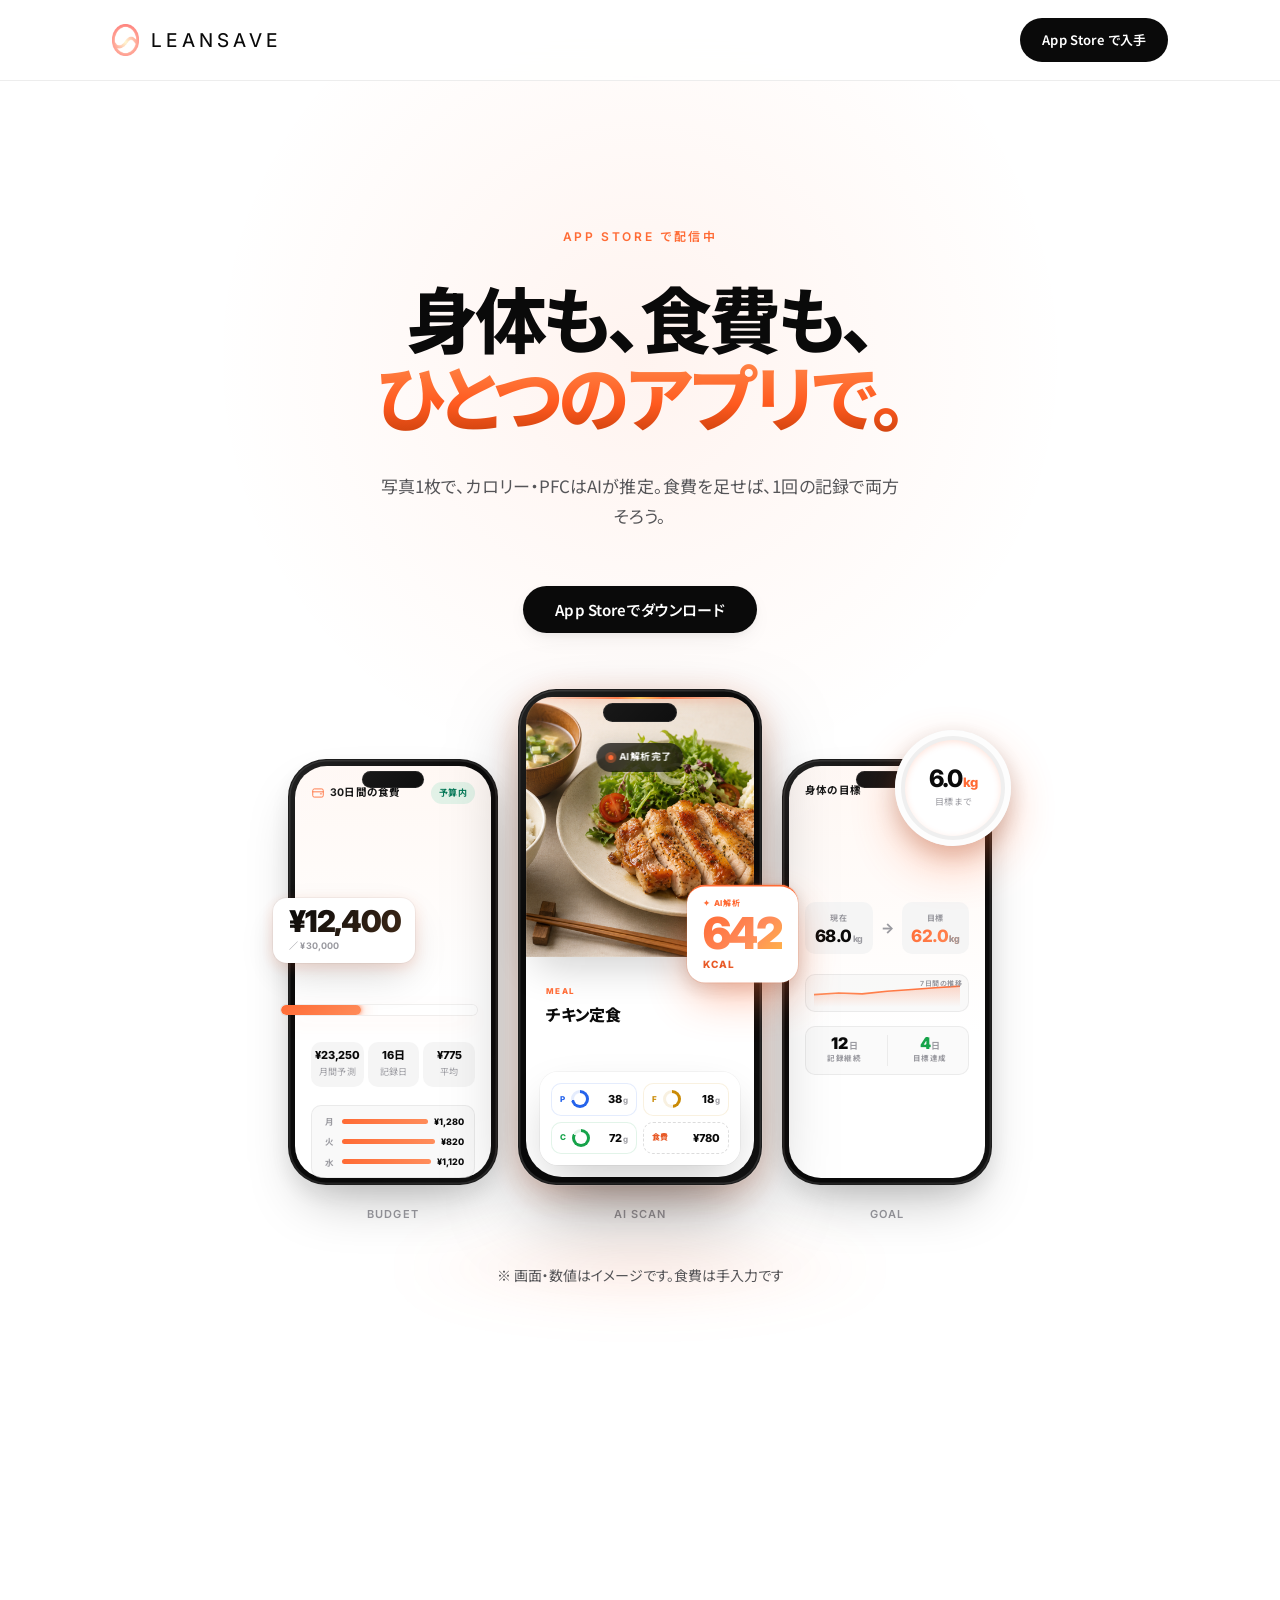
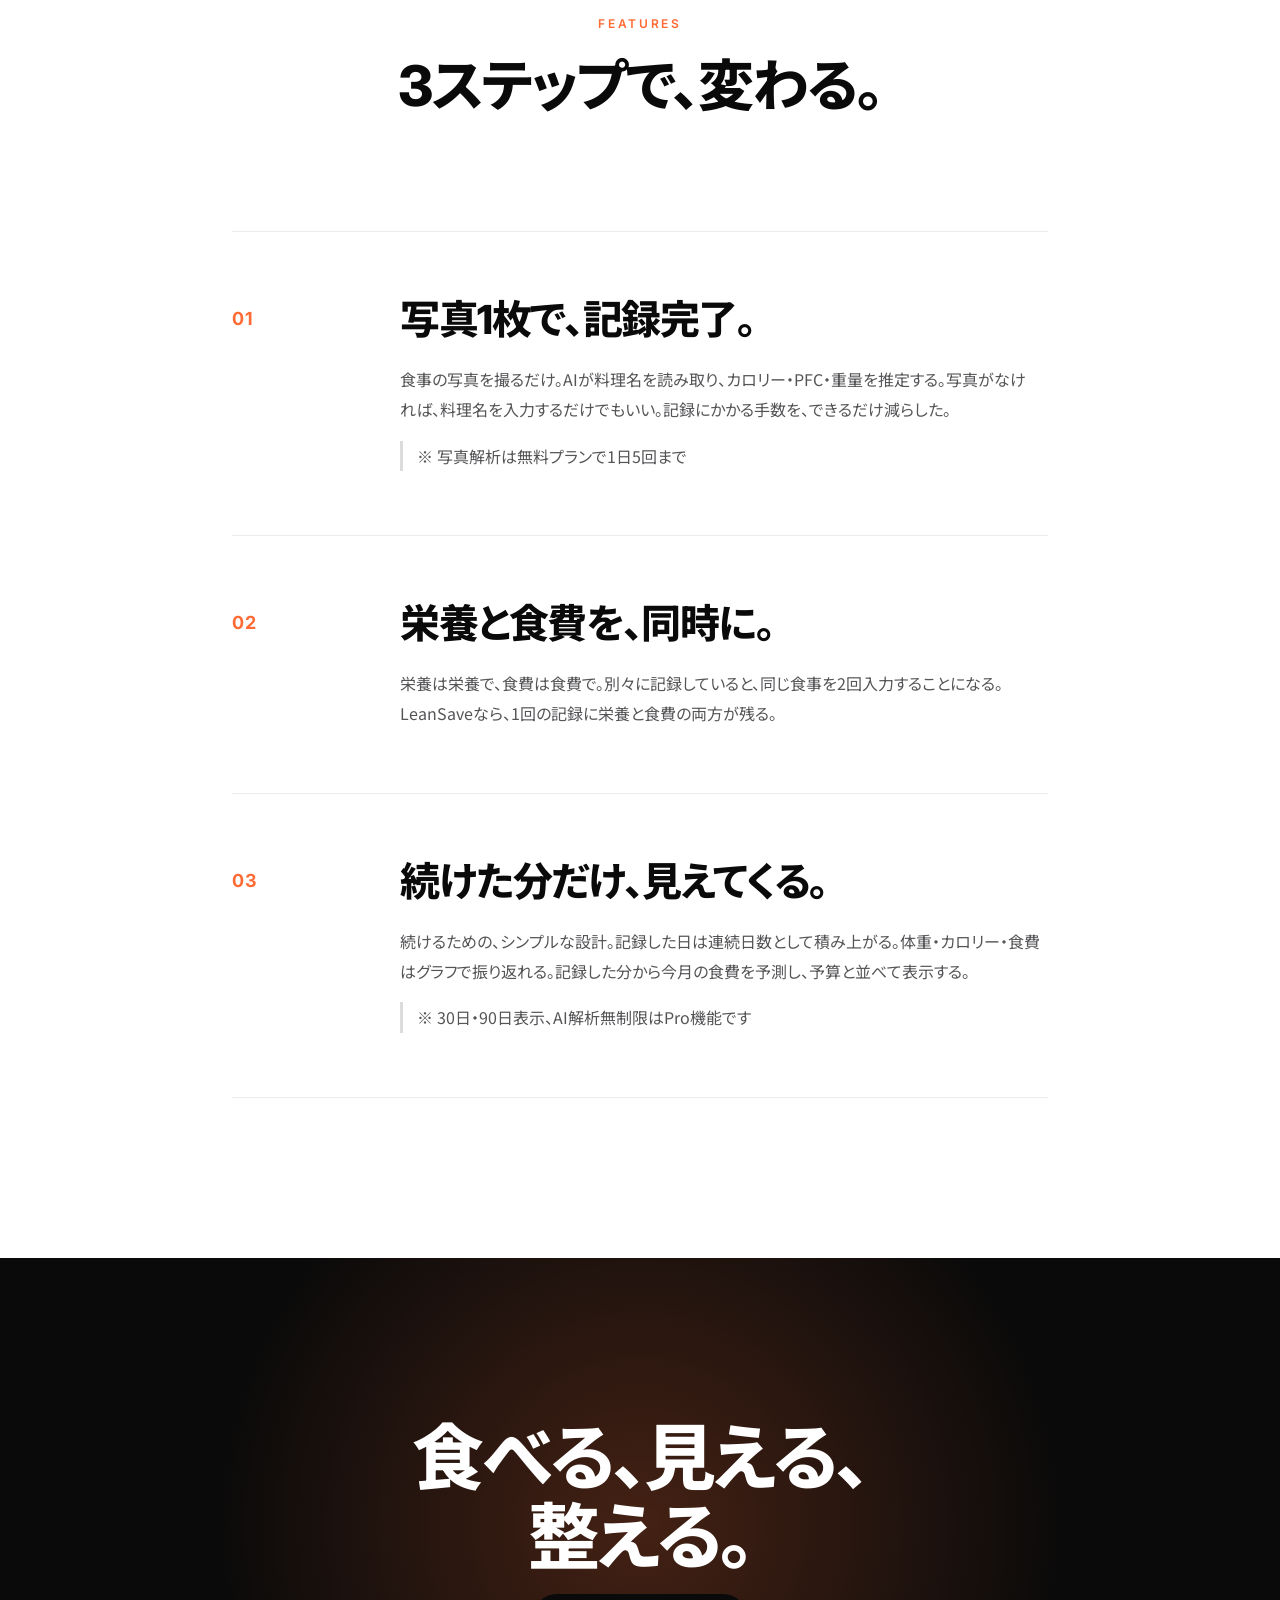
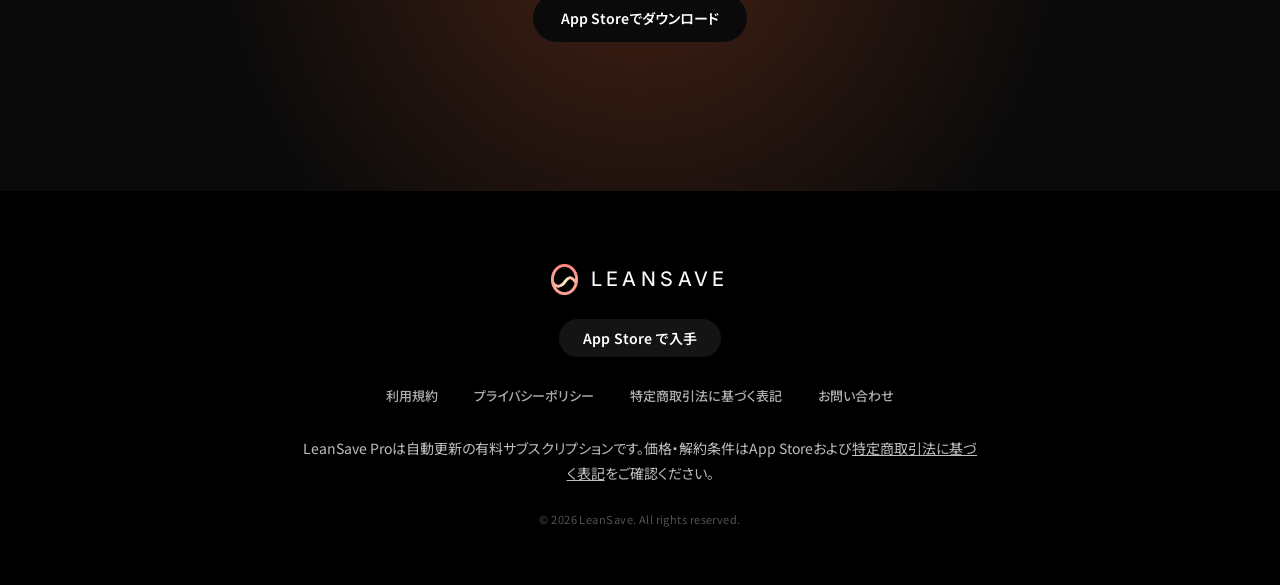
<file: index.html>
<!DOCTYPE html>
<html lang="ja">
<head>
  <meta charset="UTF-8">
  <meta name="viewport" content="width=device-width, initial-scale=1.0">
  <title>LeanSave — 身体も、食費も、ひとつのアプリで。</title>
  <meta name="description" content="写真1枚でAIが食費と栄養を自動記録。一人暮らしのための食費×栄養管理アプリ。">
  <link rel="preconnect" href="https://fonts.googleapis.com">
  <link rel="preconnect" href="https://fonts.gstatic.com" crossorigin>
  <link href="https://fonts.googleapis.com/css2?family=Inter:wght@400;500&display=swap" rel="stylesheet">
  <link rel="stylesheet" href="style.css">
  <link rel="icon" type="image/png" href="favicon.png">
  <style>
    .hero-title-gradient {
      background: linear-gradient(180deg,
        #FF8A4C 0%,
        #FF5A1F 55%,
        #C13C0A 100%
      ) !important;
      -webkit-background-clip: text !important;
      background-clip: text !important;
      -webkit-text-fill-color: transparent !important;
      color: transparent !important;
    }
  </style>
</head>
<body>

<!-- Nav -->
<nav>
  <div class="inner">
    <a href="index.html" class="nav-logo"><img src="logo.png" alt="LeanSave" class="nav-logo-img"><span class="leansave-logo">LEANSAVE</span></a>
    <a href="https://apps.apple.com/jp/app/leansave/id6763870418?utm_source=leansave_lp&utm_medium=web&utm_campaign=launch_2026q2&utm_content=nav_cta" class="nav-cta" data-cta="nav_appstore">App Store で入手</a>
  </div>
</nav>

<!-- Hero -->
<section class="hero">
  <div class="hero-eyebrow">App Store で配信中</div>
  <h1>身体も、食費も、<br><span class="hero-title-gradient">ひとつのアプリで。</span></h1>
  <p class="hero-sub">写真1枚で、カロリー・PFCはAIが推定。食費を足せば、1回の記録で両方そろう。</p>

  <div class="hero-dl-wrap">
    <a href="https://apps.apple.com/jp/app/leansave/id6763870418?utm_source=leansave_lp&utm_medium=web&utm_campaign=launch_2026q2&utm_content=hero_cta"
       class="hero-dl-link hero-dl-link-text"
       data-cta="hero_appstore"
       aria-label="App Storeで LeanSave をダウンロード">
      App Storeでダウンロード
    </a>
  </div>

  <div class="mockup-wrap">
    <div class="mockup-3d-scene">
    <div class="mockup-phones">

      <!-- Screen 1: 食費管理 -->
      <div>
        <div class="mockup-phone fade-in">
          <div class="mockup-statusbar">
            <span>9:41</span>
            <span class="mockup-signal" aria-hidden="true"></span>
          </div>
          <div class="mockup-screen screen-budget">
            <div class="screen-header">
              <div class="screen-title-row">
                <svg class="wallet-icon" viewBox="0 0 24 24" aria-hidden="true">
                  <path d="M3 7.5C3 6.12 4.12 5 5.5 5h13A2.5 2.5 0 0 1 21 7.5v9A2.5 2.5 0 0 1 18.5 19h-13A2.5 2.5 0 0 1 3 16.5v-9Z" fill="none" stroke="currentColor" stroke-width="1.6"/>
                  <path d="M3 10h18M16 13.5h2" stroke="currentColor" stroke-width="1.6" stroke-linecap="round"/>
                </svg>
                <div class="screen-title">30日間の食費</div>
              </div>
              <div class="screen-chip chip-ok">予算内</div>
            </div>
            <div class="budget-hero">
              <div class="budget-current">¥12,400</div>
              <div class="budget-target">／ ¥30,000</div>
            </div>
            <div class="budget-bar">
              <div class="budget-bar-fill" style="width:41%"></div>
            </div>
            <div class="budget-meta">
              <div class="meta-cell">
                <div class="meta-value">¥23,250</div>
                <div class="meta-label">月間予測</div>
              </div>
              <div class="meta-cell">
                <div class="meta-value">16日</div>
                <div class="meta-label">記録日</div>
              </div>
              <div class="meta-cell">
                <div class="meta-value">¥775</div>
                <div class="meta-label">平均</div>
              </div>
            </div>
            <div class="budget-trend">
              <div class="trend-row"><span class="trend-day">月</span><span class="trend-bar" style="--h:62%"></span><span class="trend-val">¥1,280</span></div>
              <div class="trend-row"><span class="trend-day">火</span><span class="trend-bar" style="--h:38%"></span><span class="trend-val">¥820</span></div>
              <div class="trend-row"><span class="trend-day">水</span><span class="trend-bar" style="--h:54%"></span><span class="trend-val">¥1,120</span></div>
            </div>
          </div>
        </div>
        <div class="mockup-label">Budget</div>
      </div>

      <!-- Screen 2: AI解析 (center, main) -->
      <div>
        <div class="mockup-phone main fade-in">
          <div class="mockup-statusbar">
            <span>9:41</span>
            <span class="mockup-signal" aria-hidden="true"></span>
          </div>
          <div class="mockup-screen screen-home">
            <div class="ai-badge">
              <span class="ai-dot"></span>
              AI解析完了
            </div>
            <div class="food-photo" aria-hidden="true">
              <div class="scan-line"></div>
            </div>
            <div class="food-name">チキン定食</div>
            <div class="food-calories">
              <span class="cal-ai-label">✦ AI解析</span>
              <span class="cal-num">642</span>
              <span class="cal-unit">kcal</span>
            </div>
            <div class="pfc-grid">
              <div class="pfc-cell pfc-cell-p">
                <span class="pfc-cell-label">P</span>
                <div class="pfc-cell-ring" style="--p:72"></div>
                <span class="pfc-cell-value">38<i>g</i></span>
              </div>
              <div class="pfc-cell pfc-cell-f">
                <span class="pfc-cell-label">F</span>
                <div class="pfc-cell-ring" style="--p:48"></div>
                <span class="pfc-cell-value">18<i>g</i></span>
              </div>
              <div class="pfc-cell pfc-cell-c">
                <span class="pfc-cell-label">C</span>
                <div class="pfc-cell-ring" style="--p:82"></div>
                <span class="pfc-cell-value">72<i>g</i></span>
              </div>
              <div class="pfc-cell pfc-cell-cost pfc-cell-input">
                <span class="pfc-cell-label">食費</span>
                <span class="pfc-cell-value">¥780</span>
              </div>
            </div>
          </div>
        </div>
        <div class="mockup-label">AI Scan</div>
      </div>

      <!-- Screen 3: 目標の身体 -->
      <div>
        <div class="mockup-phone fade-in">
          <div class="mockup-statusbar">
            <span>9:41</span>
            <span class="mockup-signal" aria-hidden="true"></span>
          </div>
          <div class="mockup-screen screen-goal">
            <div class="screen-header">
              <div class="screen-title">身体の目標</div>
            </div>
            <div class="goal-ring" role="img" aria-label="目標まで 6.0kg">
              <div class="goal-ring-inner">
                <div class="goal-ring-num">6.0<span>kg</span></div>
                <div class="goal-ring-sub">目標まで</div>
              </div>
            </div>
            <div class="goal-weights">
              <div class="weight-cell">
                <div class="weight-label">現在</div>
                <div class="weight-value">68.0<span>kg</span></div>
              </div>
              <div class="weight-arrow" aria-hidden="true">→</div>
              <div class="weight-cell">
                <div class="weight-label">目標</div>
                <div class="weight-value goal">62.0<span>kg</span></div>
              </div>
            </div>
            <div class="weight-chart" aria-hidden="true">
              <svg viewBox="0 0 100 32" preserveAspectRatio="none">
                <defs>
                  <linearGradient id="wg" x1="0" x2="1"><stop offset="0" stop-color="#FF8C5A"/><stop offset="1" stop-color="#FF6B35"/></linearGradient>
                  <linearGradient id="wgf" x1="0" x2="0" y1="0" y2="1"><stop offset="0" stop-color="#FF6B35" stop-opacity="0.25"/><stop offset="1" stop-color="#FF6B35" stop-opacity="0"/></linearGradient>
                </defs>
                <path d="M0,18 L17,16 L33,17 L50,14 L67,12 L83,10 L100,8 L100,32 L0,32 Z" fill="url(#wgf)"/>
                <path d="M0,18 L17,16 L33,17 L50,14 L67,12 L83,10 L100,8" fill="none" stroke="url(#wg)" stroke-width="2" stroke-linecap="round" stroke-linejoin="round"/>
              </svg>
              <span class="chart-label">7日間の推移</span>
            </div>
            <div class="streak-row">
              <div class="streak-cell">
                <div class="streak-num">12<span>日</span></div>
                <div class="streak-label">記録継続</div>
              </div>
              <div class="streak-divider"></div>
              <div class="streak-cell">
                <div class="streak-num accent">4<span>日</span></div>
                <div class="streak-label">目標達成</div>
              </div>
            </div>
          </div>
        </div>
        <div class="mockup-label">Goal</div>
      </div>

    </div>
    </div>
    <p class="mockup-note">※ 画面・数値はイメージです。食費は手入力です</p>
  </div>
</section>

<!-- Features -->
<section class="features-section">
  <div class="container-narrow">
    <div class="section-head">
      <div class="section-eyebrow">Features</div>
      <h2 class="section-title">3ステップで、変わる。</h2>
    </div>
    <div class="features-list">

      <div class="feature-row">
        <div class="feature-num">01</div>
        <div class="feature-body">
          <h3>写真1枚で、記録完了。</h3>
          <p>食事の写真を撮るだけ。AIが料理名を読み取り、カロリー・PFC・重量を推定する。写真がなければ、料理名を入力するだけでもいい。記録にかかる手数を、できるだけ減らした。</p>
          <p class="feature-note">※ 写真解析は無料プランで1日5回まで</p>
        </div>
      </div>

      <div class="feature-row">
        <div class="feature-num">02</div>
        <div class="feature-body">
          <h3>栄養と食費を、同時に。</h3>
          <p>栄養は栄養で、食費は食費で。別々に記録していると、同じ食事を2回入力することになる。LeanSaveなら、1回の記録に栄養と食費の両方が残る。</p>
        </div>
      </div>

      <div class="feature-row">
        <div class="feature-num">03</div>
        <div class="feature-body">
          <h3>続けた分だけ、見えてくる。</h3>
          <p>続けるための、シンプルな設計。記録した日は連続日数として積み上がる。体重・カロリー・食費はグラフで振り返れる。記録した分から今月の食費を予測し、予算と並べて表示する。</p>
          <p class="feature-note">※ 30日・90日表示、AI解析無制限はPro機能です</p>
        </div>
      </div>

    </div>
  </div>
</section>

<!-- CTA -->
<section class="cta-section">
  <h2>食べる、見える、<br>整える。</h2>
  <a href="https://apps.apple.com/jp/app/leansave/id6763870418?utm_source=leansave_lp&utm_medium=web&utm_campaign=launch_2026q2&utm_content=cta_section_button"
     class="btn-dark-cta"
     data-cta="cta_appstore">App Storeでダウンロード</a>
</section>

<!-- Footer -->
<footer>
  <div class="footer-logo"><img src="logo.png" alt="LeanSave" class="footer-logo-img"><span class="leansave-logo">LEANSAVE</span></div>
  <div class="footer-dl-wrap">
    <a href="https://apps.apple.com/jp/app/leansave/id6763870418?utm_source=leansave_lp&utm_medium=web&utm_campaign=launch_2026q2&utm_content=footer"
       class="footer-dl-link footer-dl-link-text"
       data-cta="footer_appstore"
       aria-label="App Storeで LeanSave をダウンロード">
      App Store で入手
    </a>
  </div>
  <div class="footer-links">
    <a href="terms.html">利用規約</a>
    <a href="privacy.html">プライバシーポリシー</a>
    <a href="legal.html">特定商取引法に基づく表記</a>
    <a href="support.html">お問い合わせ</a>
  </div>
  <p class="footer-note">LeanSave Proは自動更新の有料サブスクリプションです。価格・解約条件はApp Storeおよび<a href="legal.html">特定商取引法に基づく表記</a>をご確認ください。</p>
  <div class="footer-copy">© 2026 LeanSave. All rights reserved.</div>
</footer>

<script>
// Intersection Observer for fade-in
const observer = new IntersectionObserver((entries) => {
  entries.forEach(e => { if (e.isIntersecting) e.target.style.opacity = '1'; });
}, { threshold: 0.1 });
document.querySelectorAll('.fade-in').forEach(el => observer.observe(el));
</script>
</body>
</html>
</file>
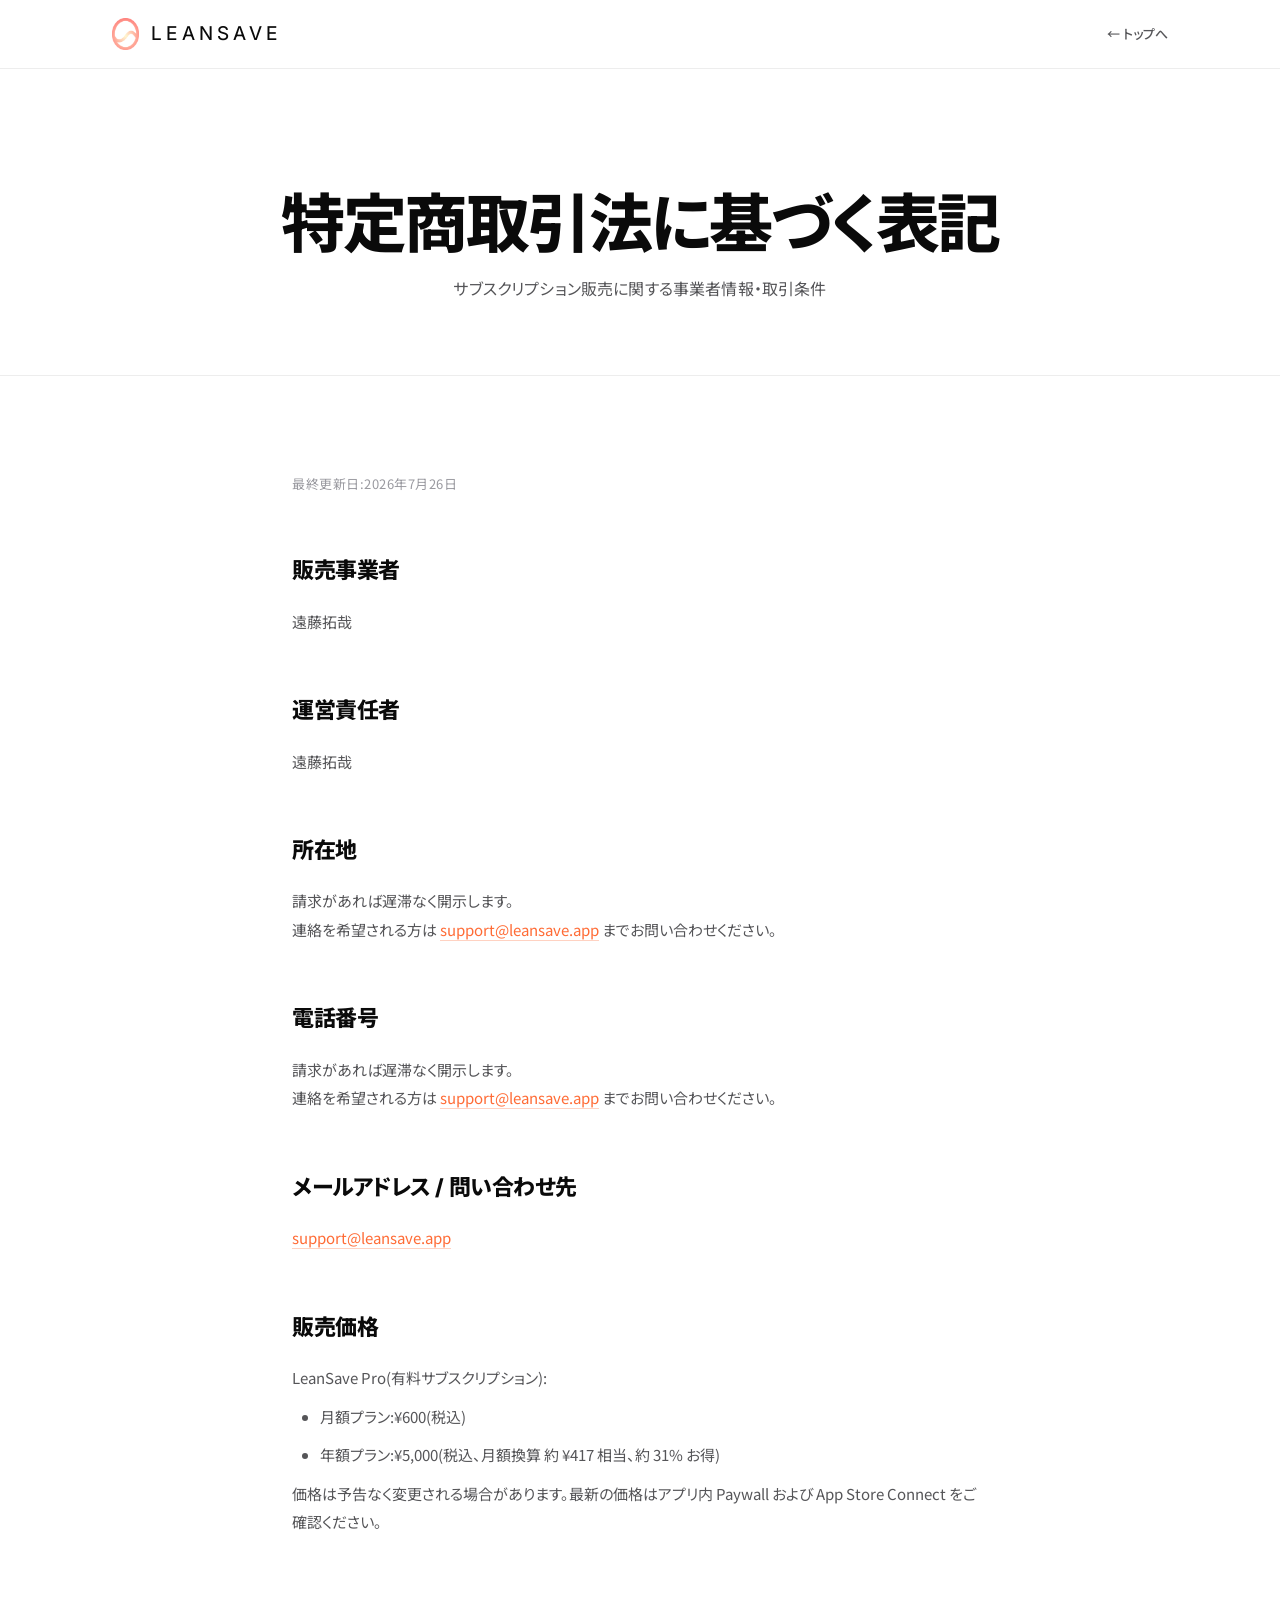
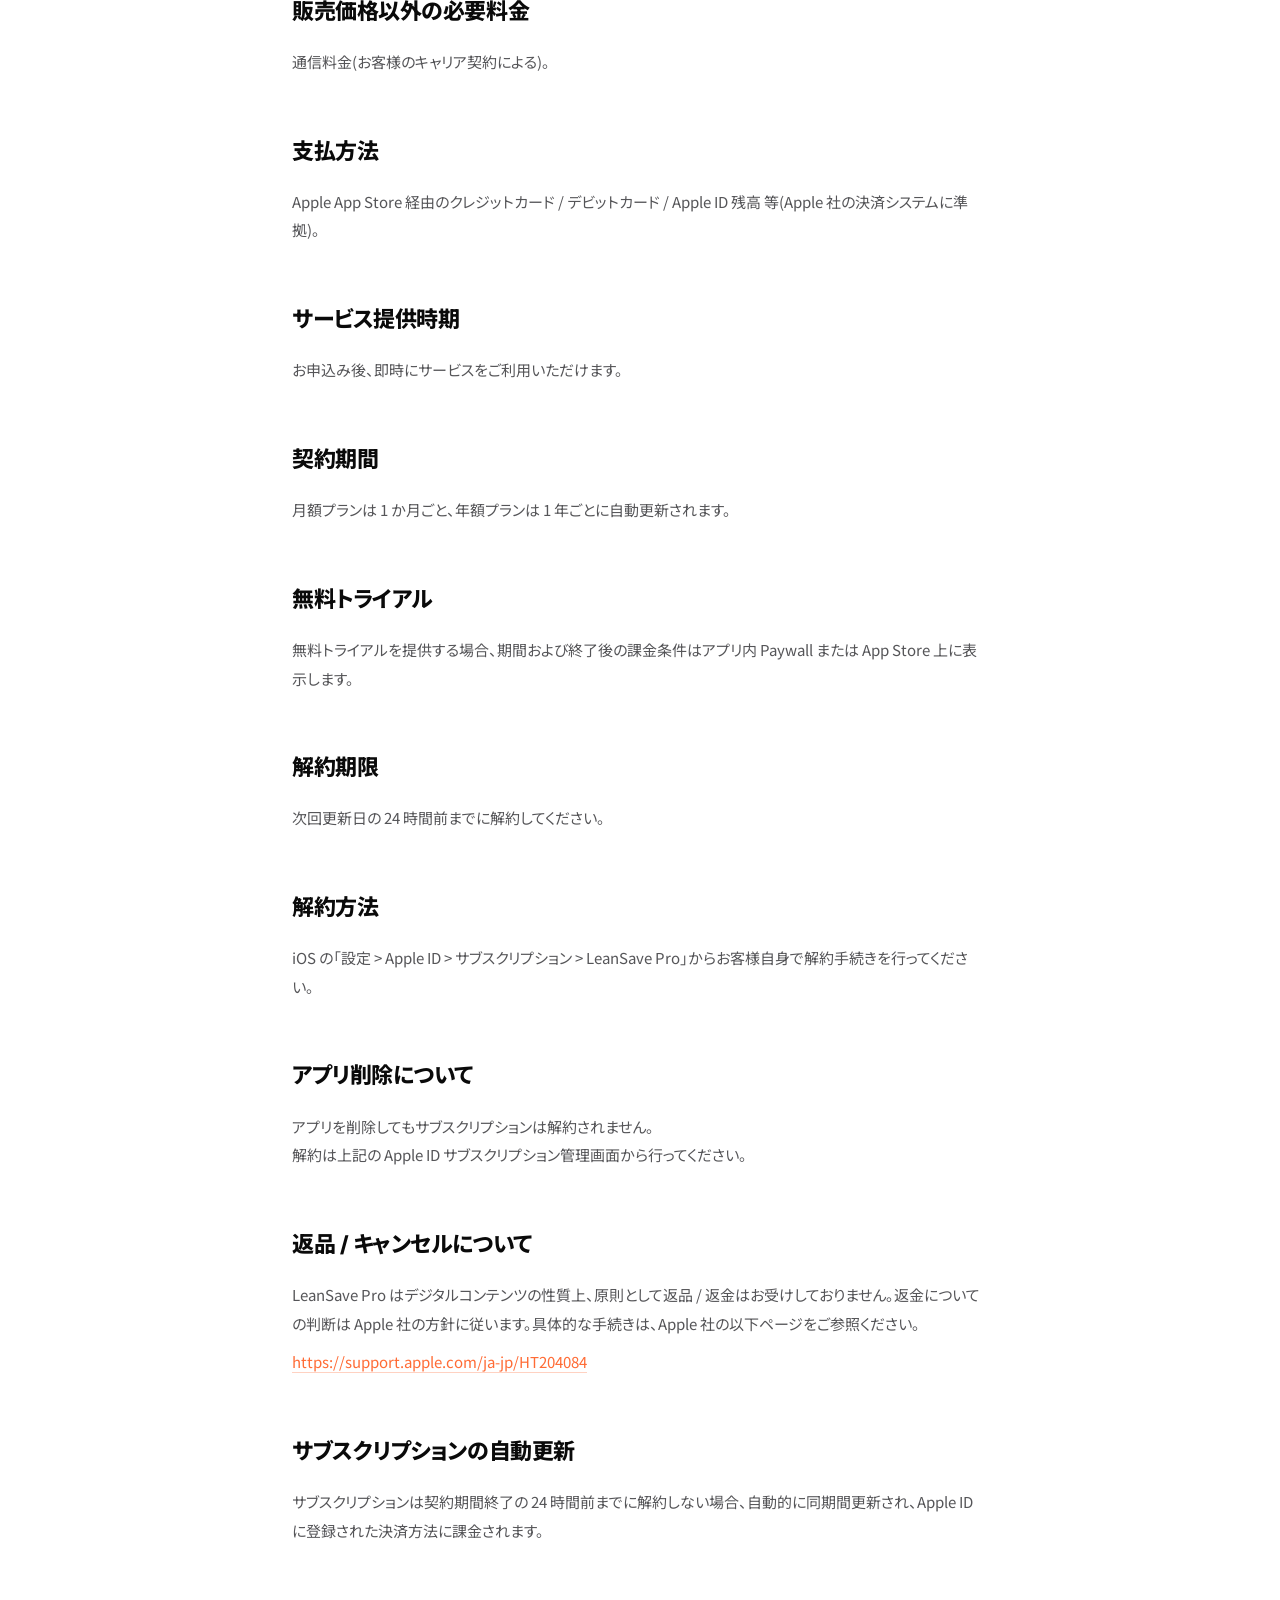
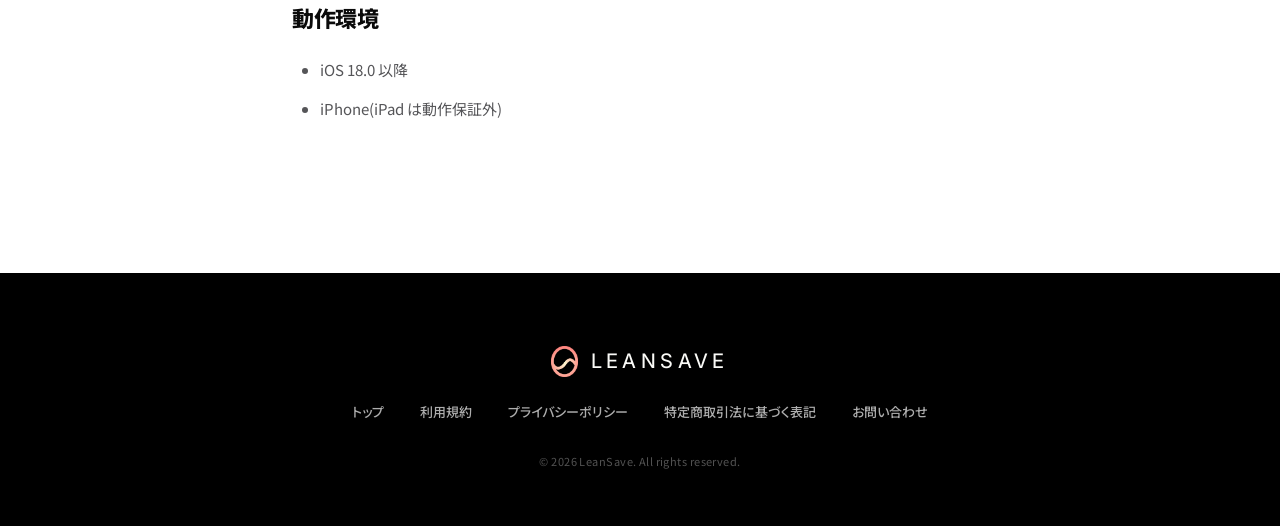
<file: legal.html>
<!DOCTYPE html>                                                                                  
  <html lang="ja">                                                                                 
  <head>                                                                                           
    <meta charset="UTF-8">                                                                         
    <meta name="viewport" content="width=device-width, initial-scale=1.0">                         
    <title>特定商取引法に基づく表記 | LeanSave</title>                                             
    <link rel="preconnect" href="https://fonts.googleapis.com">
    <link rel="preconnect" href="https://fonts.gstatic.com" crossorigin>
    <link href="https://fonts.googleapis.com/css2?family=Inter:wght@400;500&display=swap" rel="stylesheet">
    <link rel="stylesheet" href="style.css">                                
    <link rel="icon" type="image/png" href="favicon.png">                                          
  </head>                                                                                          
  <body>                                                                                           
                                                                                                   
  <nav>                                                                                            
    <div class="inner">                                                                          
      <a href="index.html" class="nav-logo"><img src="logo.png" alt="LeanSave"      
  class="nav-logo-img"><span class="leansave-logo">LEANSAVE</span></a>                                         
      <a href="index.html" class="nav-back">← トップへ</a>                  
    </div>                                                                                         
  </nav>                                                                                           
                                                                                                   
  <div class="page-header">                                                                        
    <h1>特定商取引法に基づく表記</h1>                                                            
    <p>サブスクリプション販売に関する事業者情報・取引条件</p>                                      
  </div>                                                                                         
                                                                            
  <div class="page-content">                                                                       
    <p class="updated">最終更新日:2026年7月26日</p>                                                 
                                                                                                   
    <h2>販売事業者</h2>
    <p>遠藤拓哉</p>

    <h2>運営責任者</h2>
    <p>遠藤拓哉</p>                                                     
                                                                                                   
    <h2>所在地</h2>                                                                                
    <p>請求があれば遅滞なく開示します。<br>                                                        
    連絡を希望される方は <a href="mailto:support@leansave.app">support@leansave.app</a>          
  までお問い合わせください。</p>                                                                   
                                                                                                   
    <h2>電話番号</h2>                                                                              
    <p>請求があれば遅滞なく開示します。<br>                                                        
    連絡を希望される方は <a href="mailto:support@leansave.app">support@leansave.app</a>          
  までお問い合わせください。</p>                                                                   
                                                                                                 
    <h2>メールアドレス / 問い合わせ先</h2>                                                         
    <p><a href="mailto:support@leansave.app">support@leansave.app</a></p>                          
                                                                                        
    <h2>販売価格</h2>                                                                              
    <p>LeanSave Pro(有料サブスクリプション):</p>                                                   
    <ul>                                                                                           
      <li>月額プラン:¥600(税込)</li>                                                               
      <li>年額プラン:¥5,000(税込、月額換算 約 ¥417 相当、約 31% お得)</li>                          
    </ul>                                                                                          
    <p>価格は予告なく変更される場合があります。最新の価格はアプリ内 Paywall および App Store       
  Connect をご確認ください。</p>                                                                   
                                                                                                   
    <h2>販売価格以外の必要料金</h2>                                                              
    <p>通信料金(お客様のキャリア契約による)。</p>                                                  
                                                                                        
    <h2>支払方法</h2>                                                                              
    <p>Apple App Store 経由のクレジットカード / デビットカード / Apple ID 残高 等(Apple            
  社の決済システムに準拠)。</p>                                                     
                                                                                                   
    <h2>サービス提供時期</h2>                                                                      
    <p>お申込み後、即時にサービスをご利用いただけます。</p>                                        
                                                                                                   
    <h2>契約期間</h2>                                                                            
    <p>月額プランは 1 か月ごと、年額プランは 1 年ごとに自動更新されます。</p>                      
                                                                                                 
    <h2>無料トライアル</h2>                                                                        
    <p>無料トライアルを提供する場合、期間および終了後の課金条件はアプリ内 Paywall または App Store 
  上に表示します。</p>                                                                             
                                                                                                   
    <h2>解約期限</h2>                                                                            
    <p>次回更新日の 24 時間前までに解約してください。</p>                                          
                                                                                                 
    <h2>解約方法</h2>                                                                              
    <p>iOS の「設定 &gt; Apple ID &gt; サブスクリプション &gt; LeanSave                 
  Pro」からお客様自身で解約手続きを行ってください。</p>                                            
                                                                                                   
    <h2>アプリ削除について</h2>                    
    <p>アプリを削除してもサブスクリプションは解約されません。<br>                                  
    解約は上記の Apple ID サブスクリプション管理画面から行ってください。</p>                       
                                                                                    
    <h2>返品 / キャンセルについて</h2>                                                             
    <p>LeanSave Pro はデジタルコンテンツの性質上、原則として返品 /                               
  返金はお受けしておりません。返金についての判断は Apple                                           
  社の方針に従います。具体的な手続きは、Apple 社の以下ページをご参照ください。</p>               
    <p><a href="https://support.apple.com/ja-jp/HT204084" target="_blank"               
  rel="noopener">https://support.apple.com/ja-jp/HT204084</a></p>                                  
                                                                                        
    <h2>サブスクリプションの自動更新</h2>                                                          
    <p>サブスクリプションは契約期間終了の 24                                                     
  時間前までに解約しない場合、自動的に同期間更新され、Apple ID                                     
  に登録された決済方法に課金されます。</p>                                                         
                                                                                                   
    <h2>動作環境</h2>                                                                              
    <ul>                                                                                           
      <li>iOS 18.0 以降</li>                                                                     
      <li>iPhone(iPad は動作保証外)</li>                                                           
    </ul>                                                                                          
  </div>                                                                            
                                                                                                   
  <footer>                                                                                       
    <div class="footer-logo"><img src="logo.png" alt="LeanSave"                                    
  class="footer-logo-img"><span class="leansave-logo">LEANSAVE</span></div>                                                         
    <div class="footer-links">                                                                     
      <a href="index.html">トップ</a>                                                              
      <a href="terms.html">利用規約</a>                                      
      <a href="privacy.html">プライバシーポリシー</a>                                              
      <a href="legal.html">特定商取引法に基づく表記</a>                                          
      <a href="support.html">お問い合わせ</a>                                                      
    </div>                                                                                         
    <div class="footer-copy">© 2026 LeanSave. All rights reserved.</div>                           
  </footer>                                                                                        
                                                                                                 
  </body>                                                                                          
  </html>
</file>
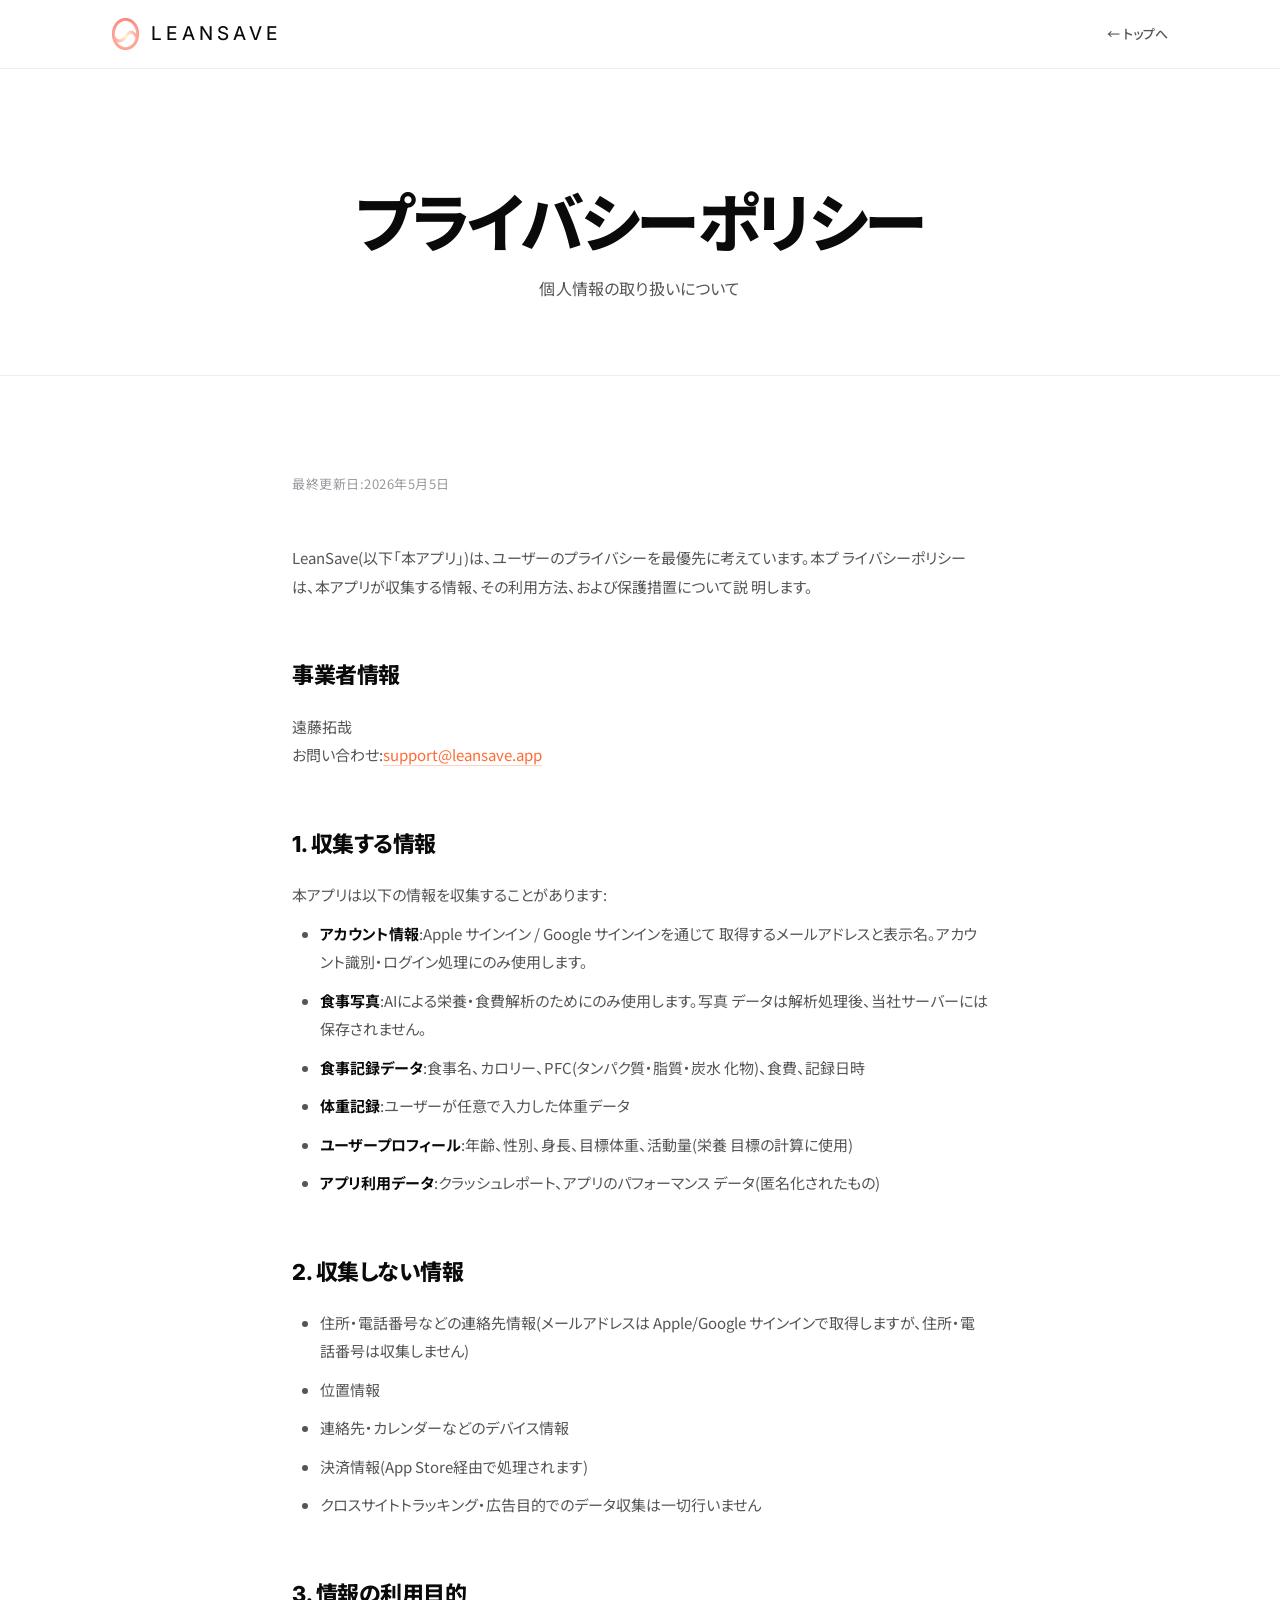
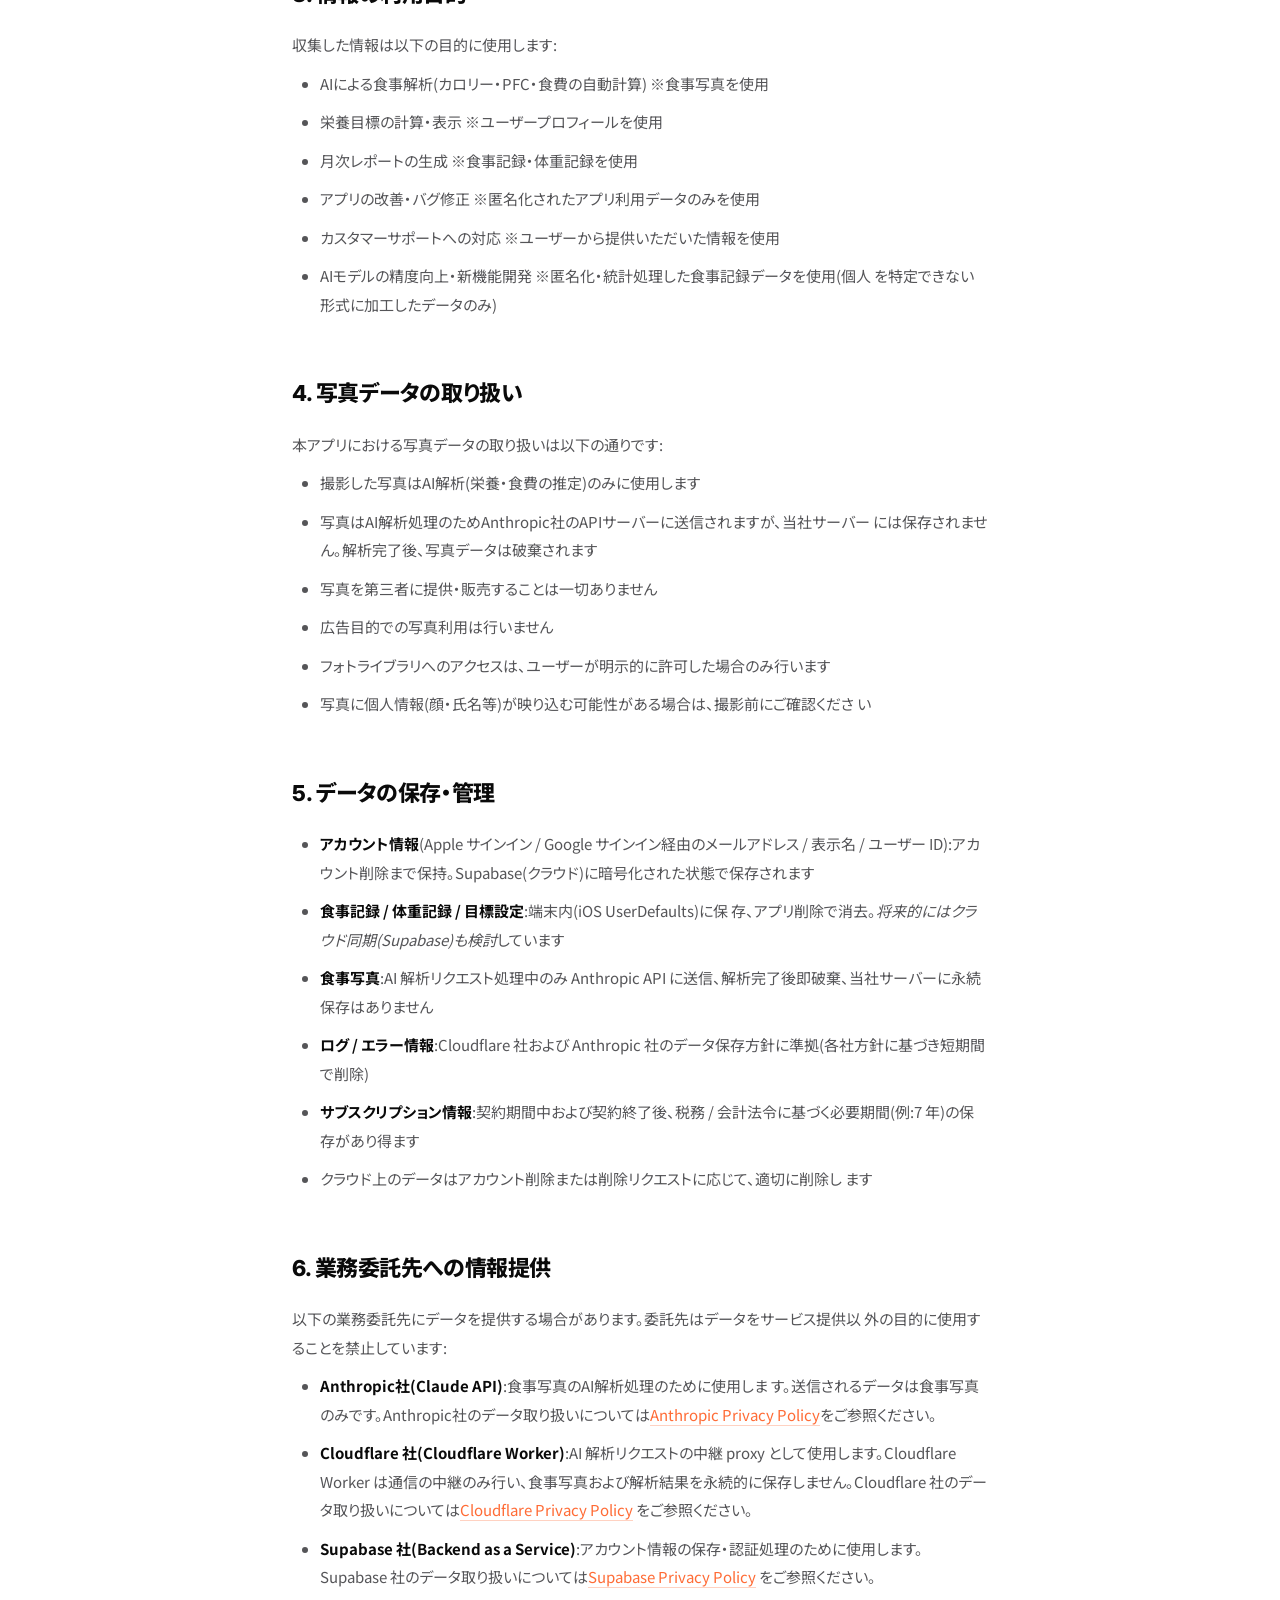
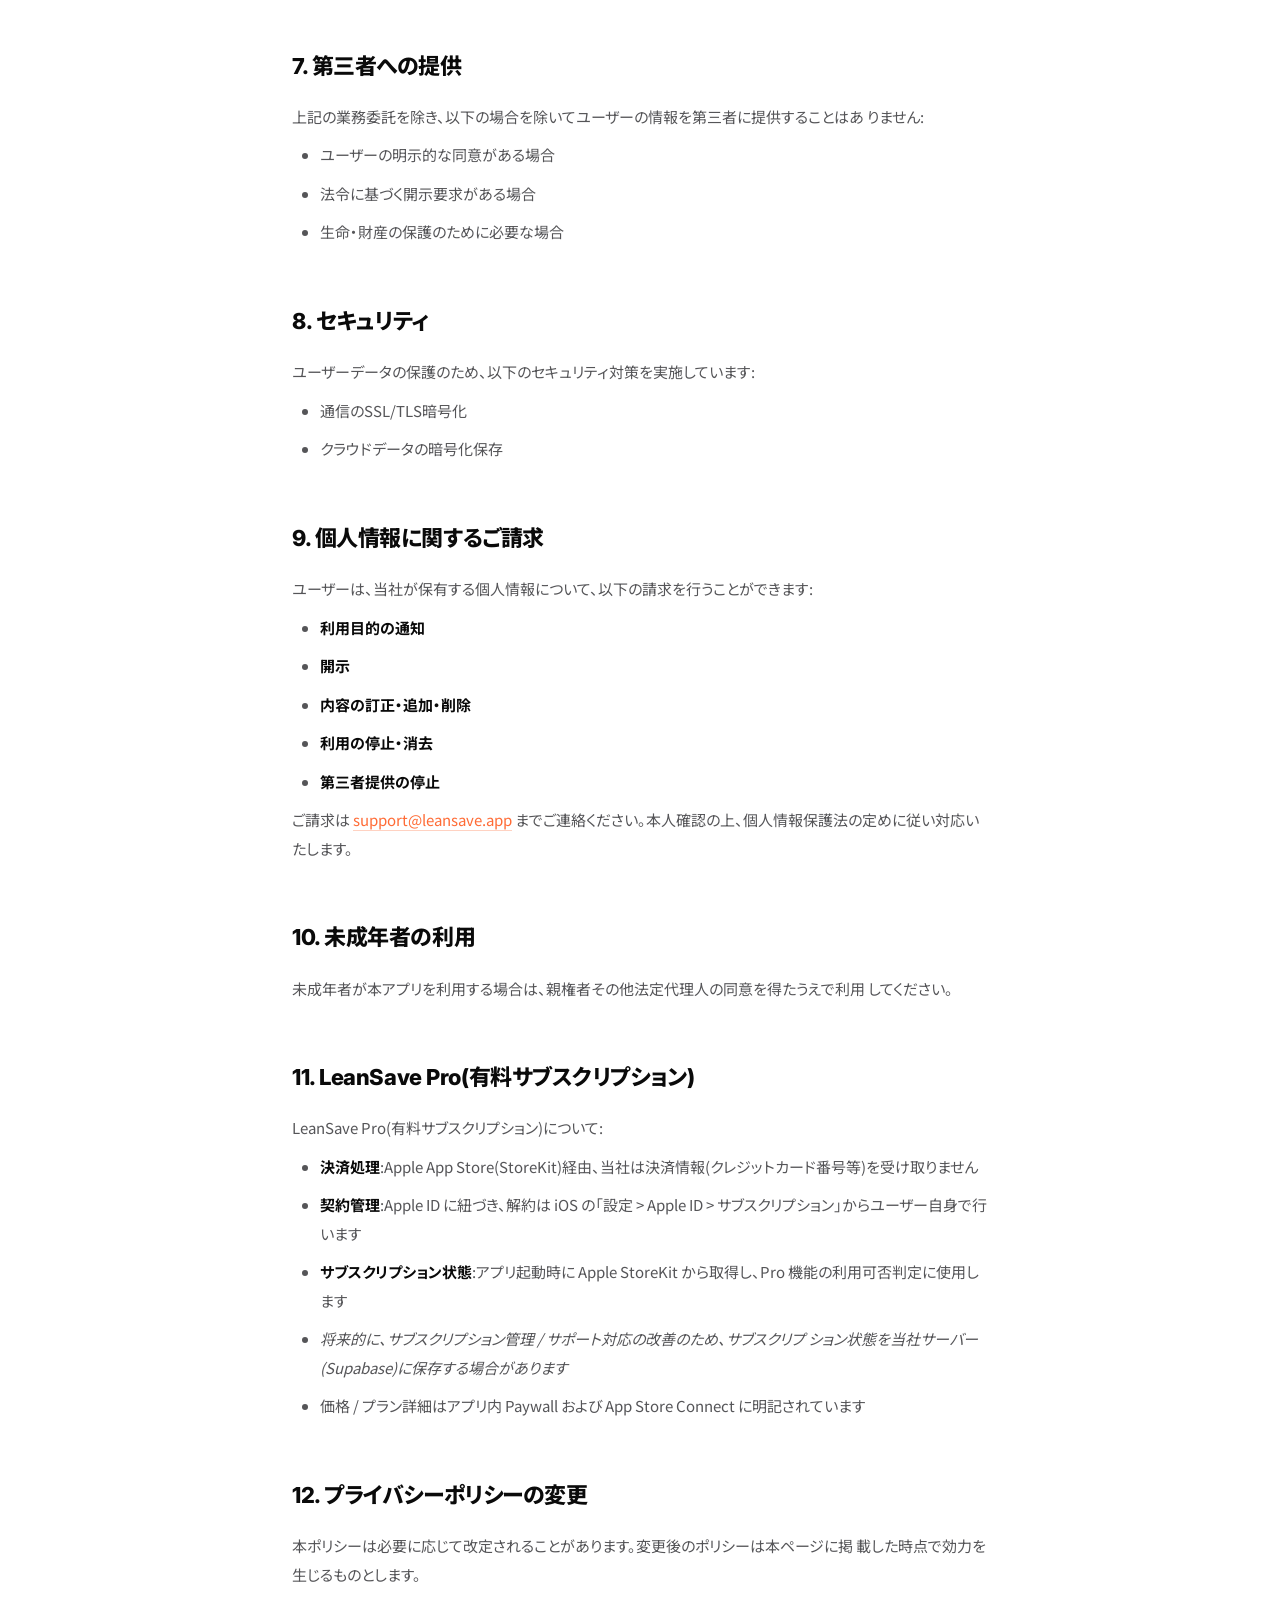
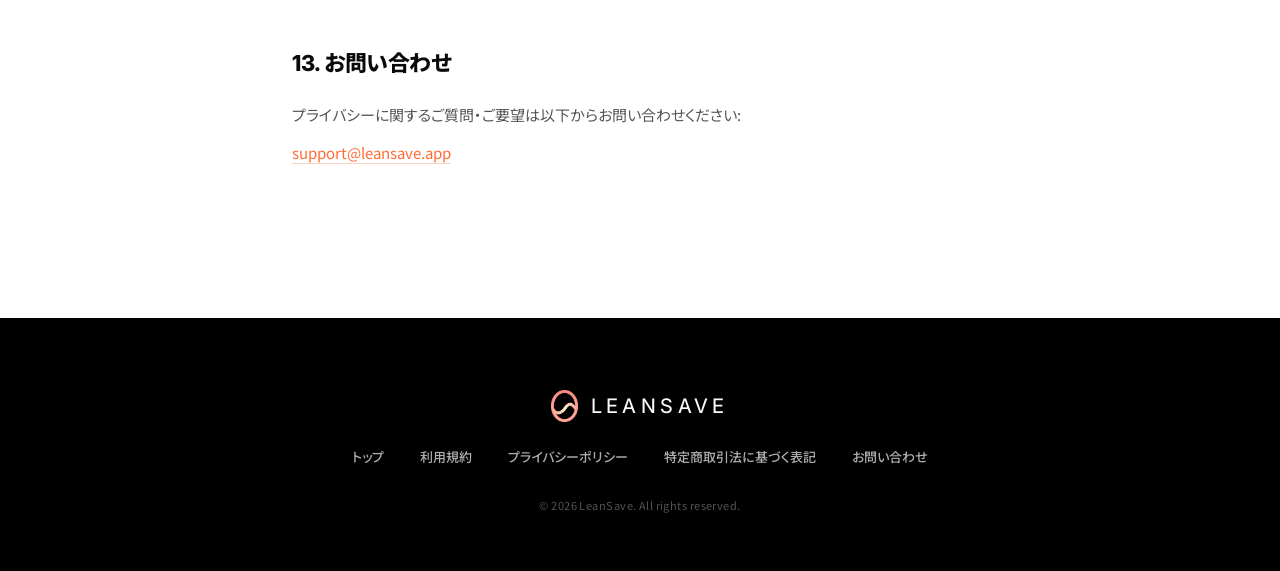
<file: privacy.html>
<!DOCTYPE html>                                                                      
  <html lang="ja">                                                                     
  <head>                                                                               
    <meta charset="UTF-8">                                                             
    <meta name="viewport" content="width=device-width, initial-scale=1.0">             
    <title>プライバシーポリシー | LeanSave</title>                          
    <link rel="preconnect" href="https://fonts.googleapis.com">
    <link rel="preconnect" href="https://fonts.gstatic.com" crossorigin>
    <link href="https://fonts.googleapis.com/css2?family=Inter:wght@400;500&display=swap" rel="stylesheet">
    <link rel="stylesheet" href="style.css">                                
    <link rel="icon" type="image/png" href="favicon.png">                   
  </head>                                                                              
  <body>                                                                    
                                                                                       
  <nav>                                                                            
    <div class="inner">                                                     
      <a href="index.html" class="nav-logo"><img src="logo.png" alt="LeanSave"         
  class="nav-logo-img"><span class="leansave-logo">LEANSAVE</span></a>           
      <a href="index.html" class="nav-back">← トップへ</a>                             
    </div>                                                                         
  </nav>                                                                               
                                                                            
  <div class="page-header">                                                            
    <h1>プライバシーポリシー</h1>                                                  
    <p>個人情報の取り扱いについて</p>                                                  
  </div>                                                                           
                                                                            
  <div class="page-content">                       
    <p class="updated">最終更新日:2026年5月5日</p>                                     
                                                                            
    <p>LeanSave(以下「本アプリ」)は、ユーザーのプライバシーを最優先に考えています。本プ
  ライバシーポリシーは、本アプリが収集する情報、その利用方法、および保護措置について説
  明します。</p>                                                                       
                                                                                   
    <h2>事業者情報</h2>                                                     
    <p>                                                                     
      遠藤拓哉<br>                                                          
      お問い合わせ:<a href="mailto:support@leansave.app">support@leansave.app</a>
    </p>                                                                               
                                                                                   
    <h2>1. 収集する情報</h2>                                                           
    <p>本アプリは以下の情報を収集することがあります:</p>                               
    <ul>                                                                               
      <li><strong>アカウント情報</strong>:Apple サインイン / Google サインインを通じて 
  取得するメールアドレスと表示名。アカウント識別・ログイン処理にのみ使用します。</li>
      <li><strong>食事写真</strong>:AIによる栄養・食費解析のためにのみ使用します。写真
  データは解析処理後、当社サーバーには保存されません。</li>
      <li><strong>食事記録データ</strong>:食事名、カロリー、PFC(タンパク質・脂質・炭水
  化物)、食費、記録日時</li>                                                           
      <li><strong>体重記録</strong>:ユーザーが任意で入力した体重データ</li> 
      <li><strong>ユーザープロフィール</strong>:年齢、性別、身長、目標体重、活動量(栄養
  目標の計算に使用)</li>                                                               
      <li><strong>アプリ利用データ</strong>:クラッシュレポート、アプリのパフォーマンス
  データ(匿名化されたもの)</li>                                                        
    </ul>                                                                          
                                                                                       
    <h2>2. 収集しない情報</h2>                                              
    <ul>                                                                               
      <li>住所・電話番号などの連絡先情報(メールアドレスは Apple/Google             
  サインインで取得しますが、住所・電話番号は収集しません)</li>                         
      <li>位置情報</li>                                                            
      <li>連絡先・カレンダーなどのデバイス情報</li>                                    
      <li>決済情報(App Store経由で処理されます)</li>                                   
      <li>クロスサイトトラッキング・広告目的でのデータ収集は一切行いません</li>        
    </ul>                                                                              
                                                                                   
    <h2>3. 情報の利用目的</h2>                                                         
    <p>収集した情報は以下の目的に使用します:</p>                                       
    <ul>                                                                    
      <li>AIによる食事解析(カロリー・PFC・食費の自動計算) ※食事写真を使用</li>         
      <li>栄養目標の計算・表示 ※ユーザープロフィールを使用</li>                        
      <li>月次レポートの生成 ※食事記録・体重記録を使用</li>                 
      <li>アプリの改善・バグ修正 ※匿名化されたアプリ利用データのみを使用</li>          
      <li>カスタマーサポートへの対応 ※ユーザーから提供いただいた情報を使用</li>        
      <li>AIモデルの精度向上・新機能開発 ※匿名化・統計処理した食事記録データを使用(個人
  を特定できない形式に加工したデータのみ)</li>                                         
    </ul>                                                                              
                                                                                       
    <h2>4. 写真データの取り扱い</h2>                                               
    <p>本アプリにおける写真データの取り扱いは以下の通りです:</p>                       
    <ul>                                                                    
      <li>撮影した写真はAI解析(栄養・食費の推定)のみに使用します</li>                  
      <li>写真はAI解析処理のためAnthropic社のAPIサーバーに送信されますが、当社サーバー 
  には保存されません。解析完了後、写真データは破棄されます</li>                        
      <li>写真を第三者に提供・販売することは一切ありません</li>                        
      <li>広告目的での写真利用は行いません</li>                                        
                                                                                       
  <li>フォトライブラリへのアクセスは、ユーザーが明示的に許可した場合のみ行います</li>  
      <li>写真に個人情報(顔・氏名等)が映り込む可能性がある場合は、撮影前にご確認くださ 
  い</li>                                                                              
    </ul>                                                                   
                                                                                       
    <h2>5. データの保存・管理</h2>                                                 
    <ul>                                                                               
      <li><strong>アカウント情報</strong>(Apple サインイン / Google                    
  サインイン経由のメールアドレス / 表示名 / ユーザー                                   
  ID):アカウント削除まで保持。Supabase(クラウド)に暗号化された状態で保存されます</li>  
      <li><strong>食事記録 / 体重記録 / 目標設定</strong>:端末内(iOS UserDefaults)に保 
  存、アプリ削除で消去。<em>将来的にはクラウド同期(Supabase)も検討</em>しています</li> 
      <li><strong>食事写真</strong>:AI 解析リクエスト処理中のみ Anthropic API          
  に送信、解析完了後即破棄、当社サーバーに永続保存はありません</li>                    
      <li><strong>ログ / エラー情報</strong>:Cloudflare 社および Anthropic         
  社のデータ保存方針に準拠(各社方針に基づき短期間で削除)</li>                          
      <li><strong>サブスクリプション情報</strong>:契約期間中および契約終了後、税務 /   
  会計法令に基づく必要期間(例:7 年)の保存があり得ます</li>                  
      <li>クラウド上のデータはアカウント削除または削除リクエストに応じて、適切に削除し 
  ます</li>                                                                            
    </ul>                                                                   
                                                                                       
    <h2>6. 業務委託先への情報提供</h2>                                                 
    <p>以下の業務委託先にデータを提供する場合があります。委託先はデータをサービス提供以
  外の目的に使用することを禁止しています:</p>                                          
    <ul>                                                                           
      <li><strong>Anthropic社(Claude API)</strong>:食事写真のAI解析処理のために使用しま
  す。送信されるデータは食事写真のみです。Anthropic社のデータ取り扱いについては<a  
  href="https://www.anthropic.com/privacy" target="_blank" rel="noopener">Anthropic    
  Privacy Policy</a>をご参照ください。</li>                                        
      <li><strong>Cloudflare 社(Cloudflare Worker)</strong>:AI 解析リクエストの中継    
  proxy として使用します。Cloudflare Worker                                        
  は通信の中継のみ行い、食事写真および解析結果を永続的に保存しません。Cloudflare       
  社のデータ取り扱いについては<a href="https://www.cloudflare.com/privacypolicy/"      
  target="_blank" rel="noopener">Cloudflare Privacy Policy</a> をご参照ください。</li>
      <li><strong>Supabase 社(Backend as a                                             
  Service)</strong>:アカウント情報の保存・認証処理のために使用します。Supabase     
  社のデータ取り扱いについては<a href="https://supabase.com/privacy" target="_blank"   
  rel="noopener">Supabase Privacy Policy</a> をご参照ください。</li>                   
    </ul>                                                                   
                                                                                       
    <h2>7. 第三者への提供</h2>                                                     
    <p>上記の業務委託を除き、以下の場合を除いてユーザーの情報を第三者に提供することはあ
  りません:</p>           
    <ul>                                                                               
      <li>ユーザーの明示的な同意がある場合</li>                                    
      <li>法令に基づく開示要求がある場合</li>                               
      <li>生命・財産の保護のために必要な場合</li>                                      
    </ul>                                                                   
                                                                                       
    <h2>8. セキュリティ</h2>                                                       
    <p>ユーザーデータの保護のため、以下のセキュリティ対策を実施しています:</p>
    <ul>                                                                    
      <li>通信のSSL/TLS暗号化</li>                                          
      <li>クラウドデータの暗号化保存</li>                                              
    </ul>                                                                   
                                                                                       
    <h2>9. 個人情報に関するご請求</h2>                                                 
    <p>ユーザーは、当社が保有する個人情報について、以下の請求を行うことができます:</p> 
    <ul>                                                                               
      <li><strong>利用目的の通知</strong></li>                                         
      <li><strong>開示</strong></li>                                               
      <li><strong>内容の訂正・追加・削除</strong></li>                                 
      <li><strong>利用の停止・消去</strong></li>                                       
      <li><strong>第三者提供の停止</strong></li>                            
    </ul>                                                                              
    <p>ご請求は <a href="mailto:support@leansave.app">support@leansave.app</a>     
  までご連絡ください。本人確認の上、個人情報保護法の定めに従い対応いたします。</p>     
                                                                                       
    <h2>10. 未成年者の利用</h2>                                             
    <p>未成年者が本アプリを利用する場合は、親権者その他法定代理人の同意を得たうえで利用
  してください。</p>                                                               
                                                                                       
    <h2>11. LeanSave Pro(有料サブスクリプション)</h2>                              
    <p>LeanSave Pro(有料サブスクリプション)について:</p>                               
    <ul>                                                                               
      <li><strong>決済処理</strong>:Apple App                                          
  Store(StoreKit)経由、当社は決済情報(クレジットカード番号等)を受け取りません</li>     
      <li><strong>契約管理</strong>:Apple ID に紐づき、解約は iOS の「設定 &gt; Apple  
  ID &gt; サブスクリプション」からユーザー自身で行います</li>                      
      <li><strong>サブスクリプション状態</strong>:アプリ起動時に Apple StoreKit        
  から取得し、Pro 機能の利用可否判定に使用します</li>                              
      <li><em>将来的に、サブスクリプション管理 / サポート対応の改善のため、サブスクリプ
  ション状態を当社サーバー(Supabase)に保存する場合があります</em></li>      
      <li>価格 / プラン詳細はアプリ内 Paywall および App Store Connect                 
  に明記されています</li>                                                          
    </ul>                                                                              
                                                                                       
    <h2>12. プライバシーポリシーの変更</h2>                                            
    <p>本ポリシーは必要に応じて改定されることがあります。変更後のポリシーは本ページに掲
  載した時点で効力を生じるものとします。</p>                                           
                                                                                   
    <h2>13. お問い合わせ</h2>                                                          
    <p>プライバシーに関するご質問・ご要望は以下からお問い合わせください:</p>       
    <p><a href="mailto:support@leansave.app">support@leansave.app</a></p>              
  </div>                                                                           
                                                                                       
  <footer>                                                                         
    <div class="footer-logo"><img src="logo.png" alt="LeanSave"                        
  class="footer-logo-img"><span class="leansave-logo">LEANSAVE</span></div>                                           
    <div class="footer-links">                                                         
      <a href="index.html">トップ</a>                                                  
      <a href="terms.html">利用規約</a>                                     
      <a href="privacy.html">プライバシーポリシー</a>                                  
      <a href="legal.html">特定商取引法に基づく表記</a>                            
      <a href="support.html">お問い合わせ</a>                                          
    </div>                                                                             
    <div class="footer-copy">© 2026 LeanSave. All rights reserved.</div>               
  </footer>                                                                            
                                                                                   
  </body>                                                                              
  </html>
</file>
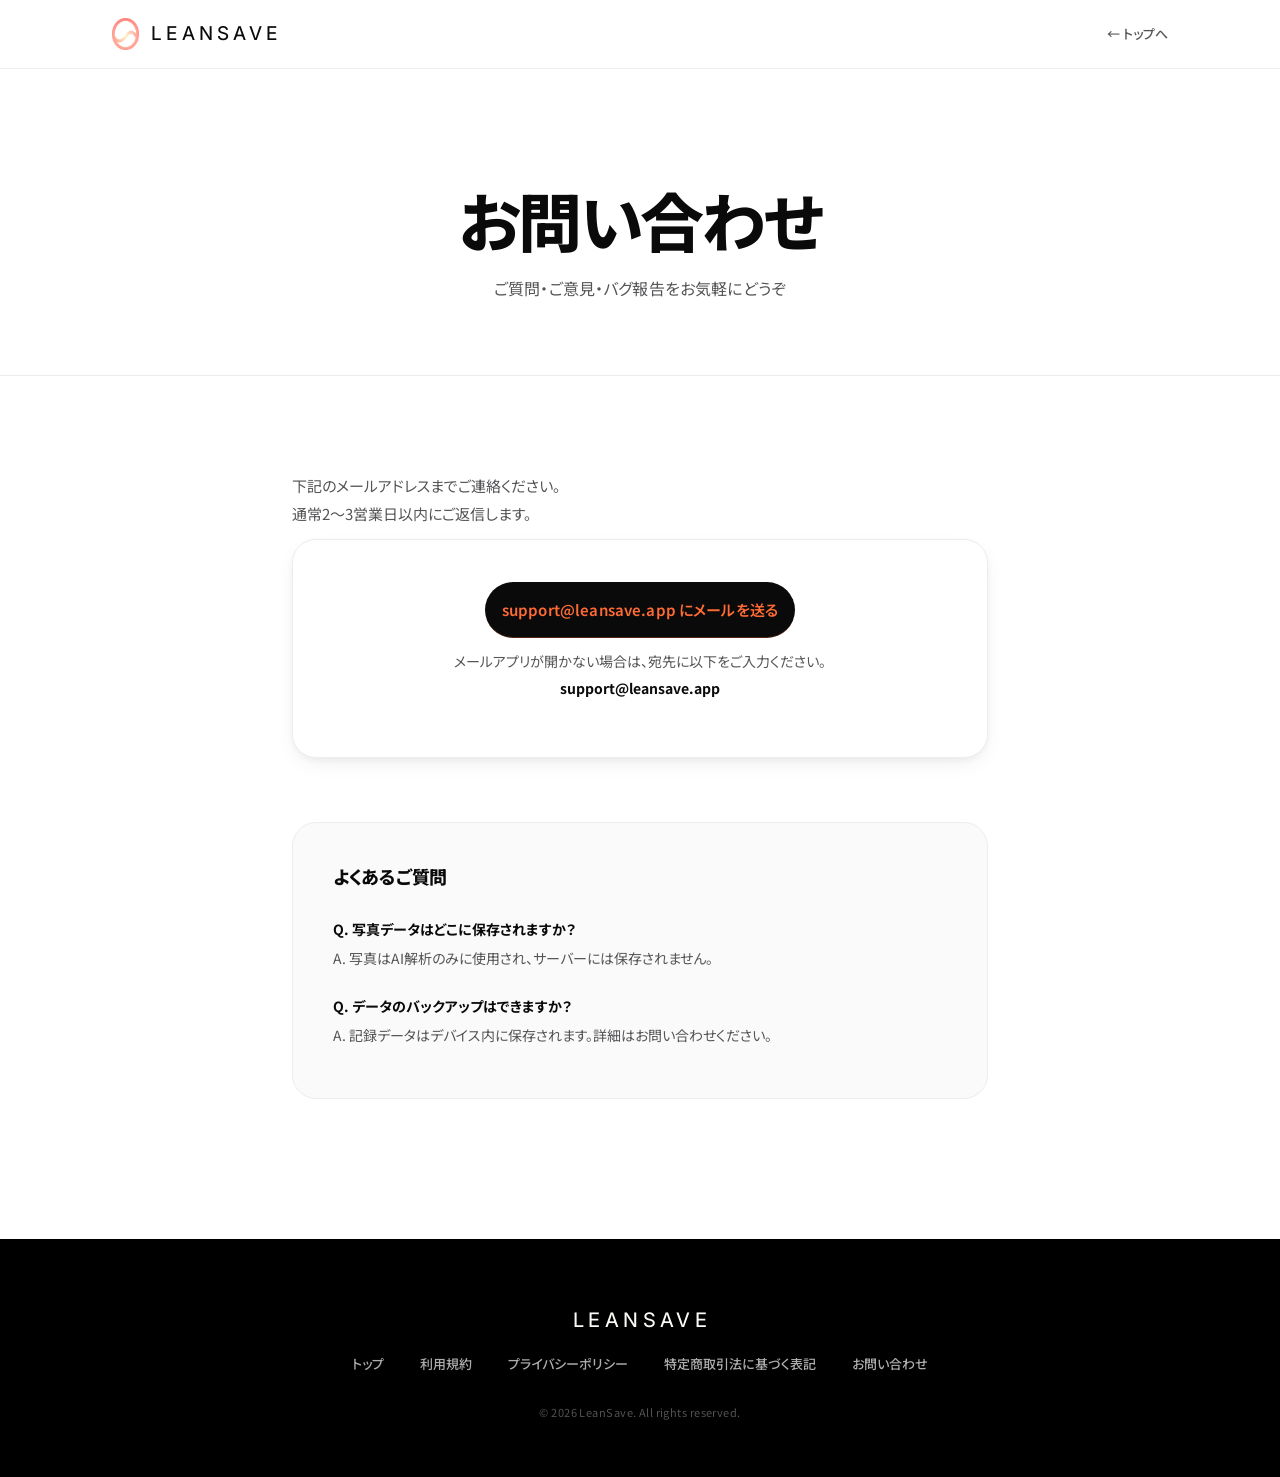
<file: support.html>
<!DOCTYPE html>
<html lang="ja">
<head>
  <meta charset="UTF-8">
  <meta name="viewport" content="width=device-width, initial-scale=1.0">
  <title>お問い合わせ | LeanSave</title>
  <link rel="preconnect" href="https://fonts.googleapis.com">
  <link rel="preconnect" href="https://fonts.gstatic.com" crossorigin>
  <link href="https://fonts.googleapis.com/css2?family=Inter:wght@400;500&display=swap" rel="stylesheet">
  <link rel="stylesheet" href="style.css">
  <link rel="icon" type="image/png" href="favicon.png">
</head>
<body>

<nav>
  <div class="inner">
    <a href="index.html" class="nav-logo"><img src="logo.png" alt="LeanSave" class="nav-logo-img"><span class="leansave-logo">LEANSAVE</span></a>
    <a href="index.html" class="nav-back">← トップへ</a>
  </div>
</nav>

<div class="page-header">
  <h1>お問い合わせ</h1>
  <p>ご質問・ご意見・バグ報告をお気軽にどうぞ</p>
</div>

<div class="page-content">
  <p class="contact-lead">
    下記のメールアドレスまでご連絡ください。<br>
    通常2〜3営業日以内にご返信します。
  </p>

  <div class="contact-form">
    <p style="text-align: center; margin-bottom: 24px;">
      <a href="mailto:support@leansave.app?subject=%5BLeanSave%5D%20%E3%81%8A%E5%95%8F%E3%81%84%E5%90%88%E3%82%8F%E3%81%9B" class="btn-primary-full">
        support@leansave.app にメールを送る
      </a>
    </p>
    <p style="text-align: center; color: var(--text-secondary); font-size: 14px; margin: 0;">
      メールアプリが開かない場合は、宛先に以下をご入力ください。<br>
      <strong style="user-select: all;">support@leansave.app</strong>
    </p>
  </div>

  <div class="faq-panel">
    <h3>よくあるご質問</h3>
    <div class="faq-item">
      <p class="q">Q. 写真データはどこに保存されますか？</p>
      <p class="a">A. 写真はAI解析のみに使用され、サーバーには保存されません。</p>
    </div>
    <div class="faq-item">
      <p class="q">Q. データのバックアップはできますか？</p>
      <p class="a">A. 記録データはデバイス内に保存されます。詳細はお問い合わせください。</p>
    </div>
  </div>
</div>

<footer>
  <div class="footer-logo"><span class="leansave-logo">LEANSAVE</span></div>
  <div class="footer-links">
    <a href="index.html">トップ</a>
    <a href="terms.html">利用規約</a>
    <a href="privacy.html">プライバシーポリシー</a>
    <a href="legal.html">特定商取引法に基づく表記</a>
    <a href="support.html">お問い合わせ</a>
  </div>
  <div class="footer-copy">© 2026 LeanSave. All rights reserved.</div>
</footer>

</body>
</html>
</file>
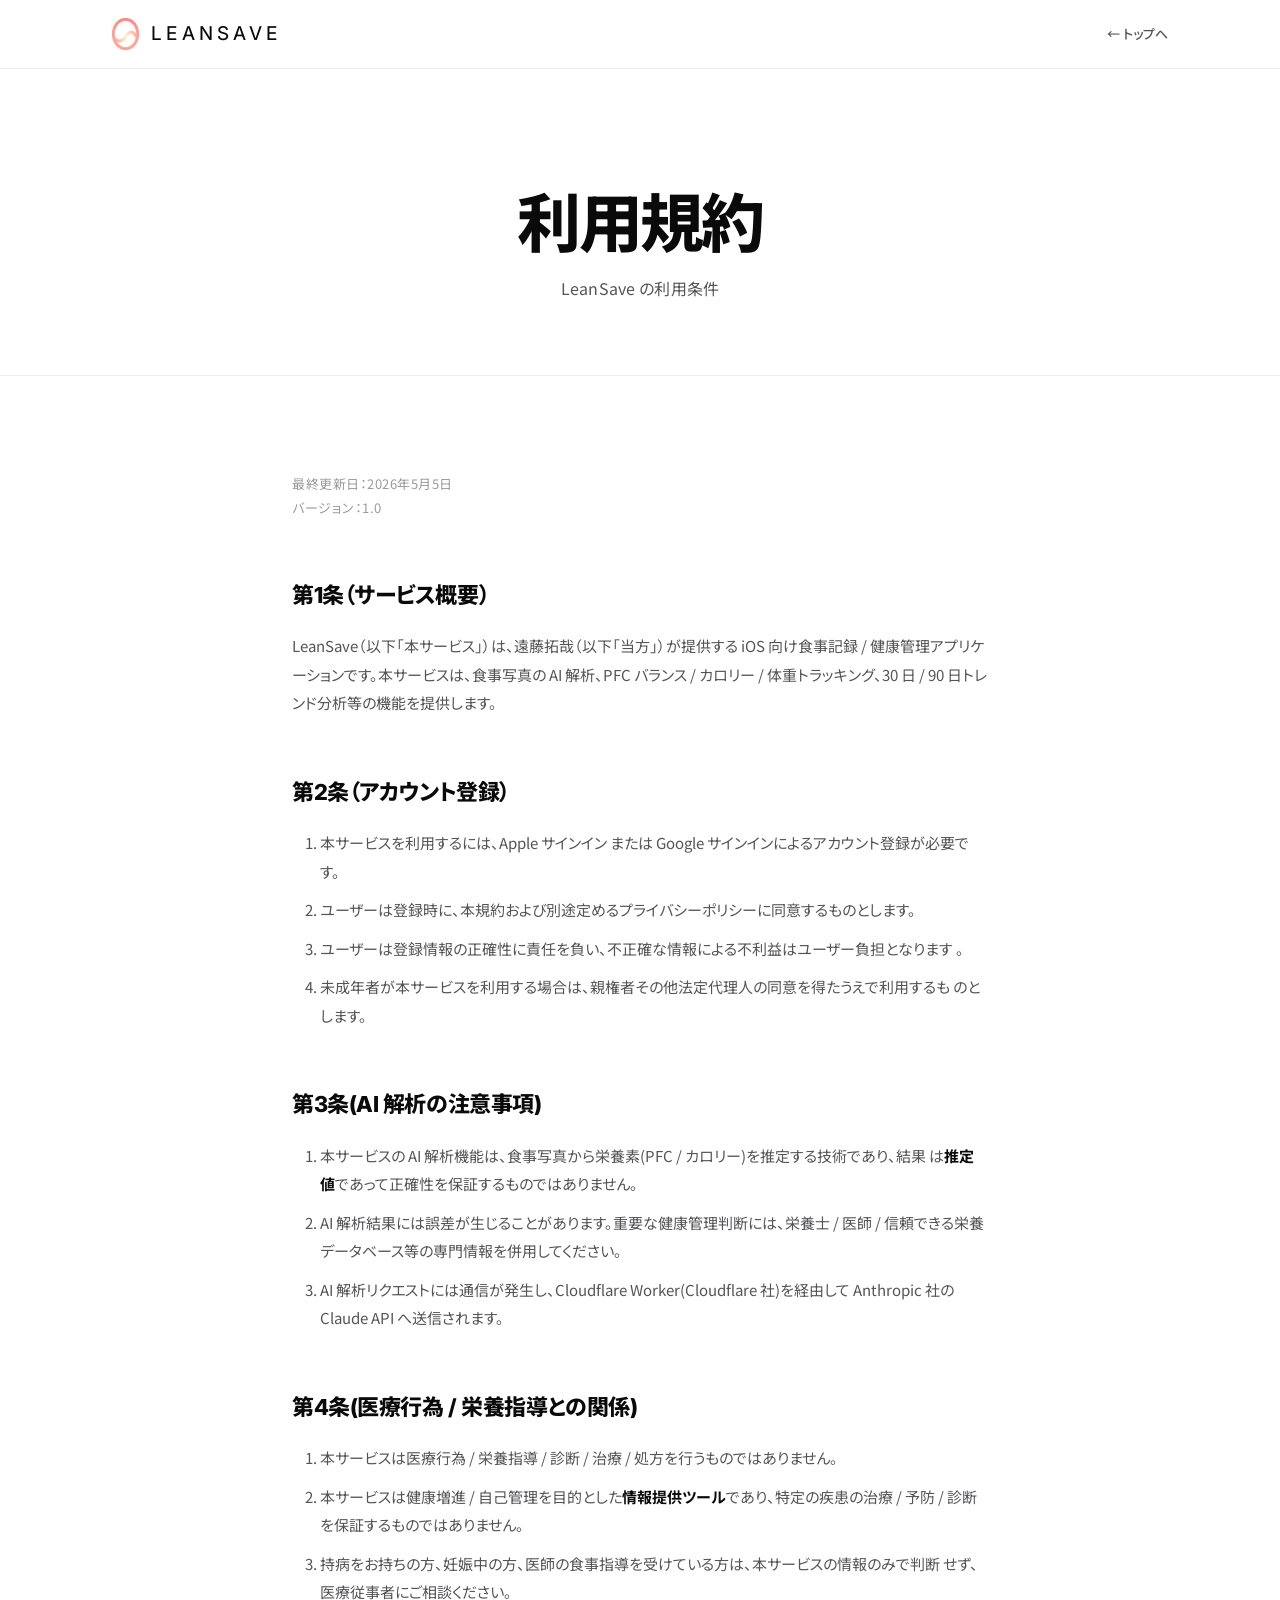
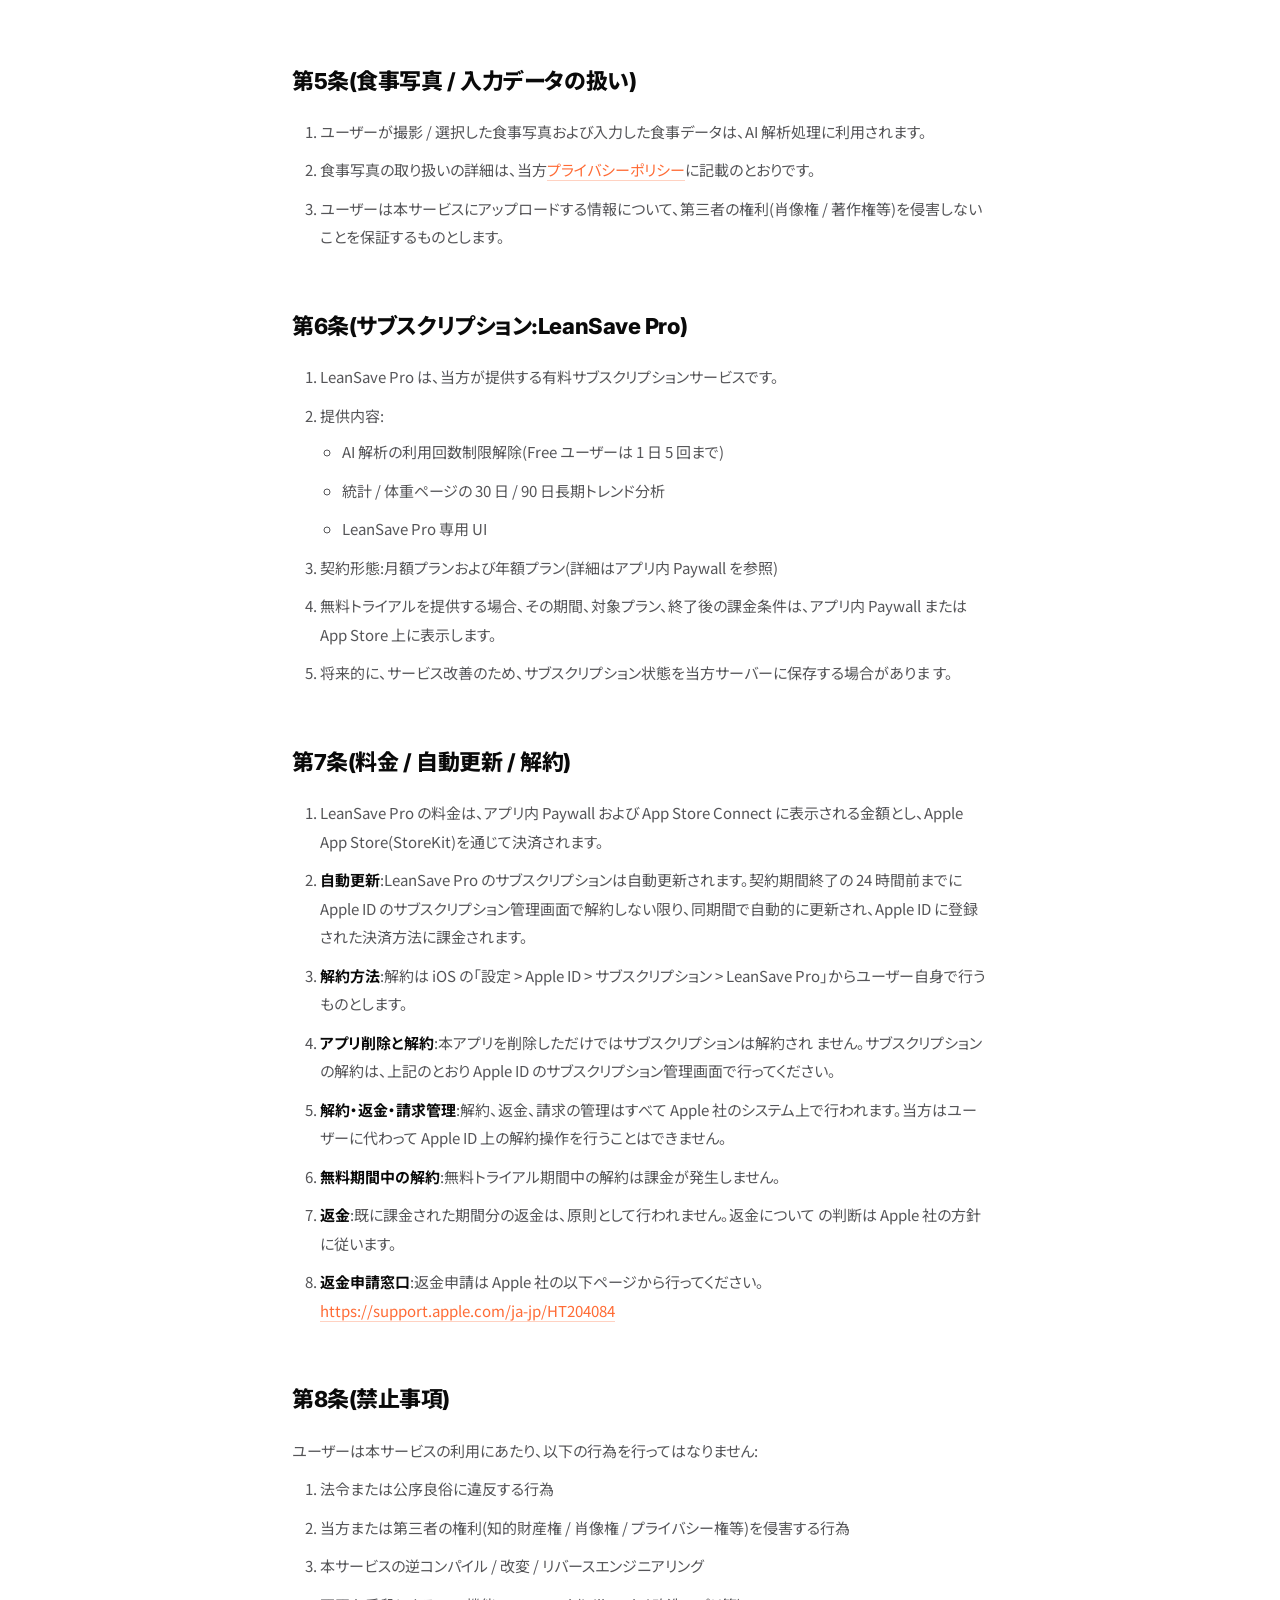
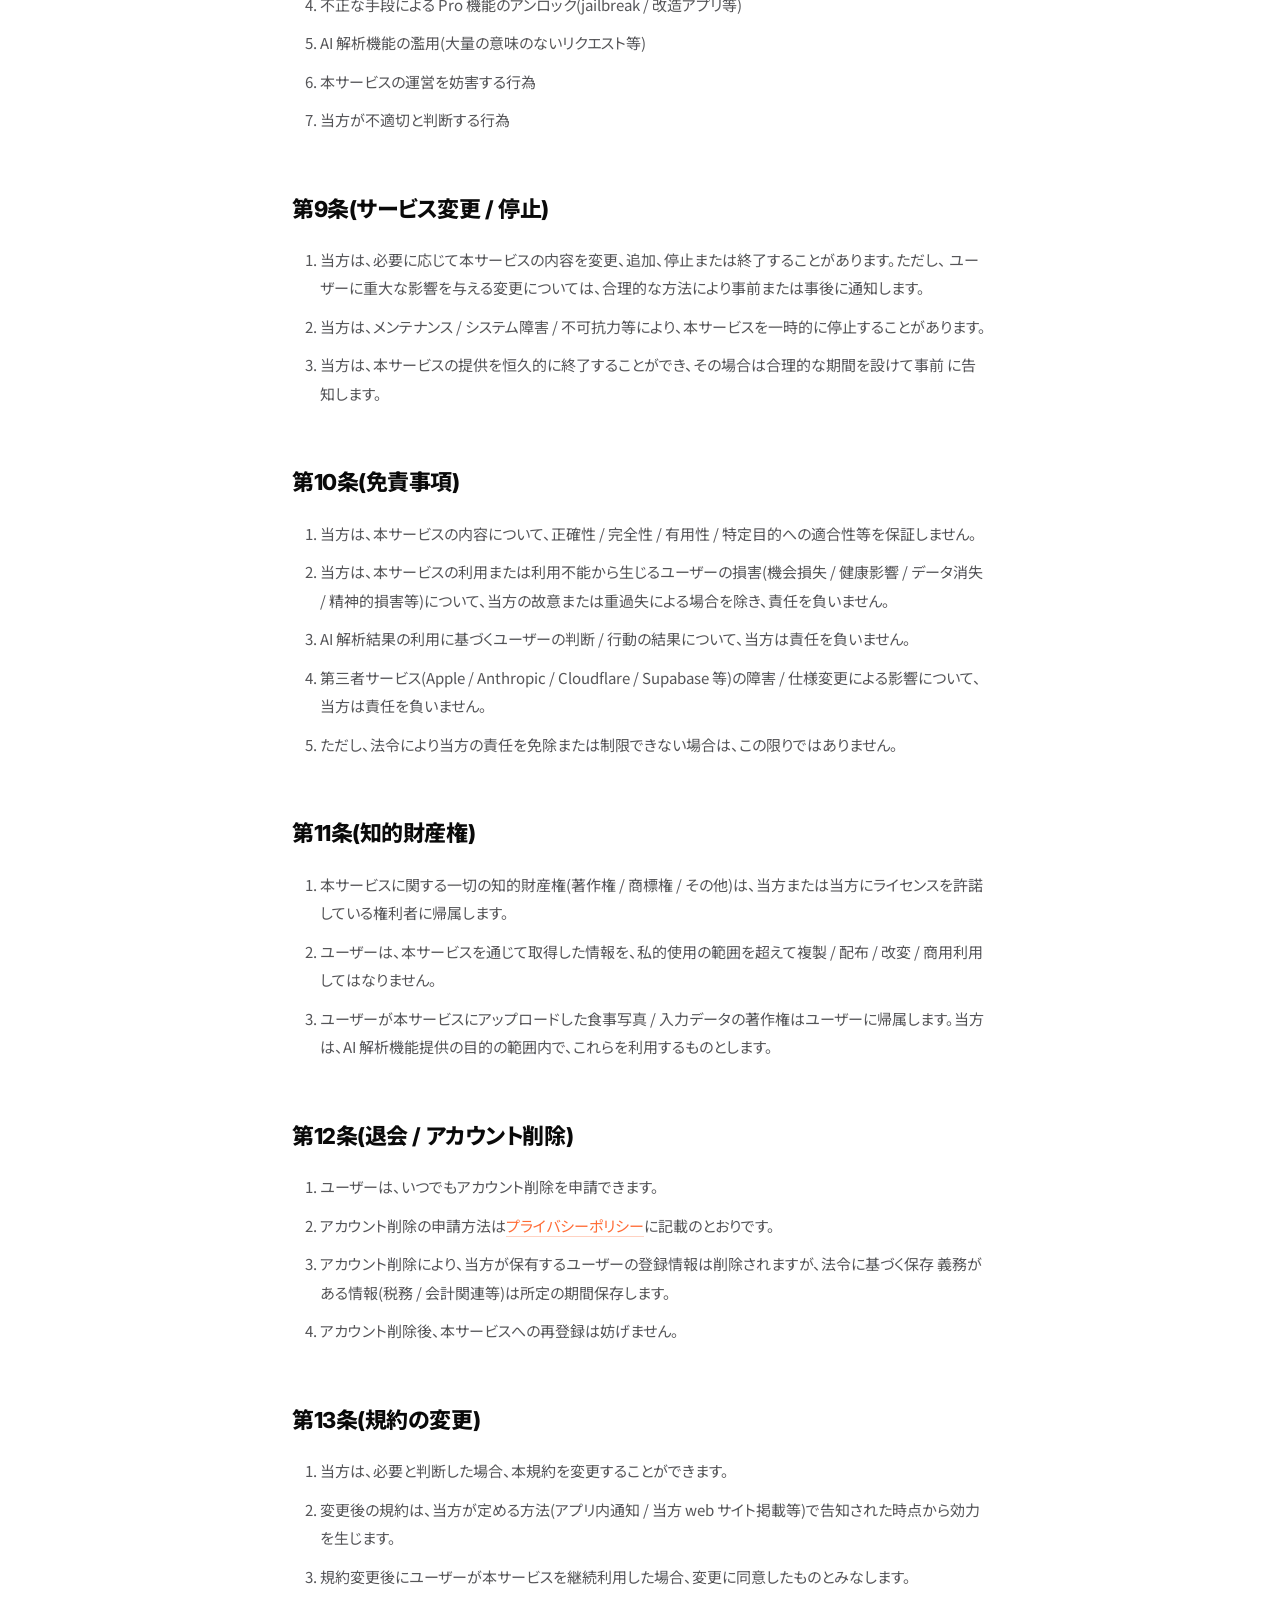
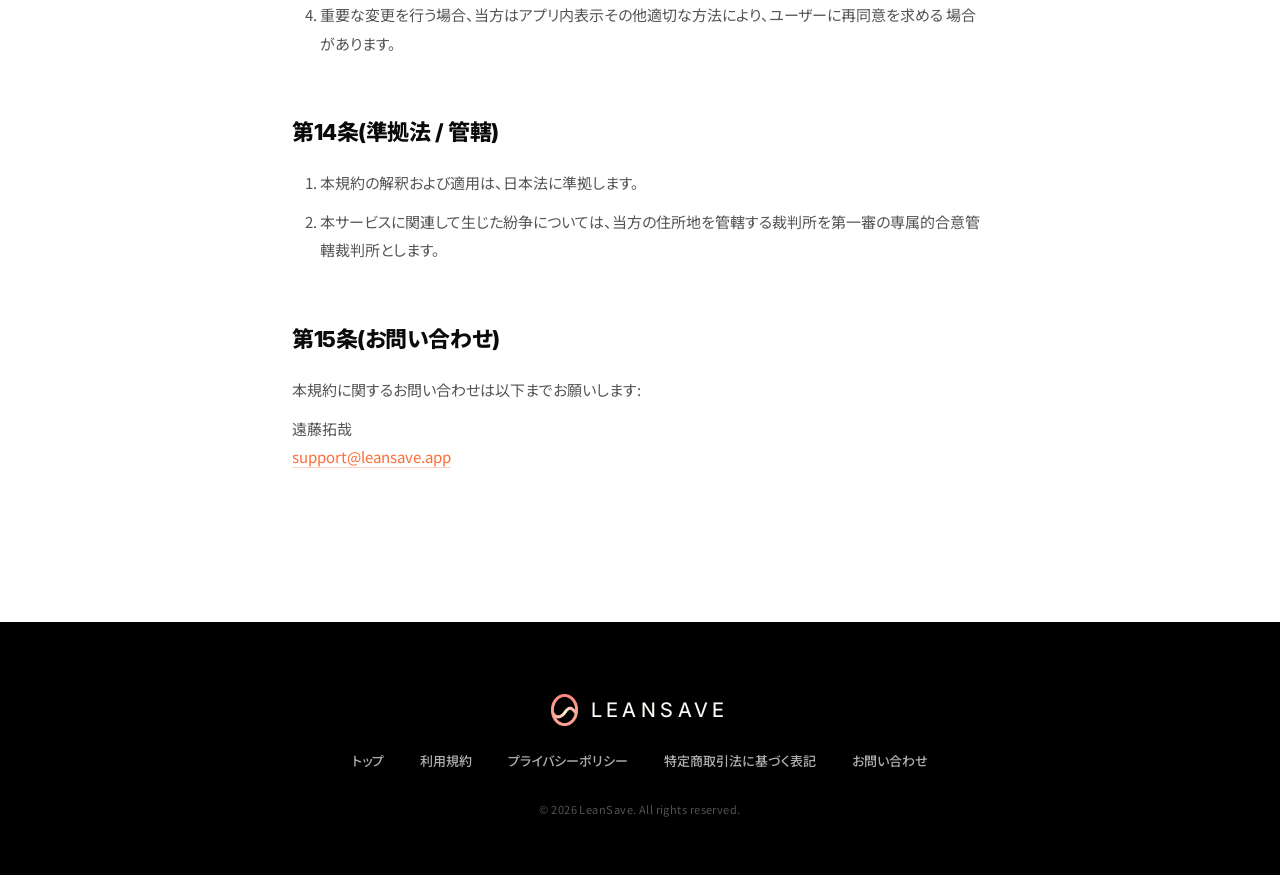
<file: terms.html>
<!DOCTYPE html>                                                                                  
  <html lang="ja">                                                                                 
  <head>                                                                                           
    <meta charset="UTF-8">                                                                         
    <meta name="viewport" content="width=device-width, initial-scale=1.0">                         
    <title>利用規約 | LeanSave</title>             
    <link rel="preconnect" href="https://fonts.googleapis.com">
    <link rel="preconnect" href="https://fonts.gstatic.com" crossorigin>
    <link href="https://fonts.googleapis.com/css2?family=Inter:wght@400;500&display=swap" rel="stylesheet">
    <link rel="stylesheet" href="style.css">                                                       
    <link rel="icon" type="image/png" href="favicon.png">                                          
  </head>                                                                                          
  <body>                                                                                           
                                                                                                   
  <nav>                                                                                          
    <div class="inner">                                                                 
      <a href="index.html" class="nav-logo"><img src="logo.png" alt="LeanSave"      
  class="nav-logo-img"><span class="leansave-logo">LEANSAVE</span></a>                                                                
      <a href="index.html" class="nav-back">← トップへ</a>                  
    </div>                                                                                         
  </nav>                                                                                           
                                                                                        
  <div class="page-header">                                                                        
    <h1>利用規約</h1>                                                                            
    <p>LeanSave の利用条件</p>                                                                     
  </div>                                                                                         
                                                                            
  <div class="page-content">                       
    <p class="updated">最終更新日：2026年5月5日<br>バージョン：1.0</p>                             
                                                                                        
    <h2>第1条（サービス概要）</h2>                                                                 
    <p>LeanSave（以下「本サービス」）は、遠藤拓哉（以下「当方」）が提供する iOS 向け食事記録
   / 健康管理アプリケーションです。本サービスは、食事写真の AI 解析、PFC バランス / カロリー /     
  体重トラッキング、30 日 / 90 日トレンド分析等の機能を提供します。</p>                          
                                                                                    
    <h2>第2条（アカウント登録）</h2>                                         
    <ol>                                                                                           
      <li>本サービスを利用するには、Apple サインイン または Google                  
  サインインによるアカウント登録が必要です。</li>                                                  
                                                                                                 
  <li>ユーザーは登録時に、本規約および別途定めるプライバシーポリシーに同意するものとします。</li>  
      <li>ユーザーは登録情報の正確性に責任を負い、不正確な情報による不利益はユーザー負担となります
  。</li>                                                                                          
      <li>未成年者が本サービスを利用する場合は、親権者その他法定代理人の同意を得たうえで利用するも 
  のとします。</li>                                                                     
    </ol>                                                                                          
                                                                                                 
    <h2>第3条(AI 解析の注意事項)</h2>                                               
    <ol>                                                                                
      <li>本サービスの AI 解析機能は、食事写真から栄養素(PFC / カロリー)を推定する技術であり、結果 
  は<strong>推定値</strong>であって正確性を保証するものではありません。</li> 
      <li>AI 解析結果には誤差が生じることがあります。重要な健康管理判断には、栄養士 / 医師 /       
  信頼できる栄養データベース等の専門情報を併用してください。</li>                                
      <li>AI 解析リクエストには通信が発生し、Cloudflare Worker(Cloudflare 社)を経由して Anthropic  
  社の Claude API へ送信されます。</li>                                                          
    </ol>                                                                                          
                                                                                                 
    <h2>第4条(医療行為 / 栄養指導との関係)</h2>                                                    
    <ol>                                                                                           
      <li>本サービスは医療行為 / 栄養指導 / 診断 / 治療 / 処方を行うものではありません。</li>
      <li>本サービスは健康増進 /                                                                   
  自己管理を目的とした<strong>情報提供ツール</strong>であり、特定の疾患の治療 / 予防 /             
  診断を保証するものではありません。</li>                                           
      <li>持病をお持ちの方、妊娠中の方、医師の食事指導を受けている方は、本サービスの情報のみで判断 
  せず、医療従事者にご相談ください。</li>                                                        
    </ol>                                                                                          
                                                                                                 
    <h2>第5条(食事写真 / 入力データの扱い)</h2>                                                    
    <ol>                                                                                           
      <li>ユーザーが撮影 / 選択した食事写真および入力した食事データは、AI           
  解析処理に利用されます。</li>                                                                    
      <li>食事写真の取り扱いの詳細は、当方<a                                                       
  href="privacy.html">プライバシーポリシー</a>に記載のとおりです。</li>                            
      <li>ユーザーは本サービスにアップロードする情報について、第三者の権利(肖像権 /                
  著作権等)を侵害しないことを保証するものとします。</li>                                           
    </ol>                                                                                          
                                                                                        
    <h2>第6条(サブスクリプション:LeanSave Pro)</h2>                                                
    <ol>                                                                                           
      <li>LeanSave Pro は、当方が提供する有料サブスクリプションサービスです。</li>  
      <li>提供内容:                                                                                
        <ul>                                                                                       
          <li>AI 解析の利用回数制限解除(Free ユーザーは 1 日 5 回まで)</li> 
          <li>統計 / 体重ページの 30 日 / 90 日長期トレンド分析</li>                               
          <li>LeanSave Pro 専用 UI</li>                                                          
        </ul>                                                                                      
      </li>                                                                                      
      <li>契約形態:月額プランおよび年額プラン(詳細はアプリ内 Paywall を参照)</li>                  
      <li>無料トライアルを提供する場合、その期間、対象プラン、終了後の課金条件は、アプリ内 Paywall
  または App Store 上に表示します。</li>                                                           
      <li>将来的に、サービス改善のため、サブスクリプション状態を当方サーバーに保存する場合がありま
  す。</li>                                                                                        
    </ol>                                                                                          
                                                                                                   
    <h2>第7条(料金 / 自動更新 / 解約)</h2>                                                         
    <ol>                                                                                           
      <li>LeanSave Pro の料金は、アプリ内 Paywall および App Store Connect                         
  に表示される金額とし、Apple App Store(StoreKit)を通じて決済されます。</li>                       
      <li><strong>自動更新</strong>:LeanSave Pro                                                   
  のサブスクリプションは自動更新されます。契約期間終了の 24 時間前までに Apple ID                  
  のサブスクリプション管理画面で解約しない限り、同期間で自動的に更新され、Apple ID                 
  に登録された決済方法に課金されます。</li>                                                        
      <li><strong>解約方法</strong>:解約は iOS の「設定 &gt; Apple ID &gt; サブスクリプション &gt; 
  LeanSave Pro」からユーザー自身で行うものとします。</li>                                        
      <li><strong>アプリ削除と解約</strong>:本アプリを削除しただけではサブスクリプションは解約され 
  ません。サブスクリプションの解約は、上記のとおり Apple ID                                        
  のサブスクリプション管理画面で行ってください。</li>                        
      <li><strong>解約・返金・請求管理</strong>:解約、返金、請求の管理はすべて Apple               
  社のシステム上で行われます。当方はユーザーに代わって Apple ID                                    
  上の解約操作を行うことはできません。</li>                                             
      <li><strong>無料期間中の解約</strong>:無料トライアル期間中の解約は課金が発生しません。</li>  
      <li><strong>返金</strong>:既に課金された期間分の返金は、原則として行われません。返金について
  の判断は Apple 社の方針に従います。</li>                                                         
      <li><strong>返金申請窓口</strong>:返金申請は Apple 社の以下ページから行ってください。<br><a 
  href="https://support.apple.com/ja-jp/HT204084" target="_blank"                                  
  rel="noopener">https://support.apple.com/ja-jp/HT204084</a></li>                      
    </ol>                                                                                          
                                                                                                 
    <h2>第8条(禁止事項)</h2>                                                                       
    <p>ユーザーは本サービスの利用にあたり、以下の行為を行ってはなりません:</p>                     
    <ol>                                      
      <li>法令または公序良俗に違反する行為</li>                                                    
      <li>当方または第三者の権利(知的財産権 / 肖像権 / プライバシー権等)を侵害する行為</li>        
      <li>本サービスの逆コンパイル / 改変 / リバースエンジニアリング</li>                          
      <li>不正な手段による Pro 機能のアンロック(jailbreak / 改造アプリ等)</li>                     
      <li>AI 解析機能の濫用(大量の意味のないリクエスト等)</li>                                     
      <li>本サービスの運営を妨害する行為</li>                                                    
      <li>当方が不適切と判断する行為</li>                                                          
    </ol>                                                                                        
                                                                                        
    <h2>第9条(サービス変更 / 停止)</h2>                                                 
    <ol>                                                                                           
                                                                                        
  <li>当方は、必要に応じて本サービスの内容を変更、追加、停止または終了することがあります。ただし、 
  ユーザーに重大な影響を与える変更については、合理的な方法により事前または事後に通知します。</li>  
      <li>当方は、メンテナンス / システム障害 /                                                    
  不可抗力等により、本サービスを一時的に停止することがあります。</li>                              
      <li>当方は、本サービスの提供を恒久的に終了することができ、その場合は合理的な期間を設けて事前 
  に告知します。</li>                                                                              
    </ol>                                                                                          
                                                                                                   
    <h2>第10条(免責事項)</h2>                                                                      
    <ol>                                                                                         
      <li>当方は、本サービスの内容について、正確性 / 完全性 / 有用性 /              
  特定目的への適合性等を保証しません。</li>                                                        
      <li>当方は、本サービスの利用または利用不能から生じるユーザーの損害(機会損失 / 健康影響 /
  データ消失 /                                                                                     
  精神的損害等)について、当方の故意または重過失による場合を除き、責任を負いません。</li>           
      <li>AI 解析結果の利用に基づくユーザーの判断 /                                     
  行動の結果について、当方は責任を負いません。</li>                                                
      <li>第三者サービス(Apple / Anthropic / Cloudflare / Supabase 等)の障害 /                   
  仕様変更による影響について、当方は責任を負いません。</li>                                        
      <li>ただし、法令により当方の責任を免除または制限できない場合は、この限りではありません。</li>
    </ol>                                                                               
                                                                                                   
    <h2>第11条(知的財産権)</h2>                                                                    
    <ol>                                                                            
      <li>本サービスに関する一切の知的財産権(著作権 / 商標権 /                                     
  その他)は、当方または当方にライセンスを許諾している権利者に帰属します。</li>                   
      <li>ユーザーは、本サービスを通じて取得した情報を、私的使用の範囲を超えて複製 / 配布 / 改変 / 
  商用利用してはなりません。</li>                                                                  
      <li>ユーザーが本サービスにアップロードした食事写真 /                   
  入力データの著作権はユーザーに帰属します。当方は、AI                                             
  解析機能提供の目的の範囲内で、これらを利用するものとします。</li>                              
    </ol>                                                                                          
                                                                                                 
    <h2>第12条(退会 / アカウント削除)</h2>                                                         
    <ol>                                                                                         
      <li>ユーザーは、いつでもアカウント削除を申請できます。</li>
      <li>アカウント削除の申請方法は<a                                                             
  href="privacy.html">プライバシーポリシー</a>に記載のとおりです。</li>                 
      <li>アカウント削除により、当方が保有するユーザーの登録情報は削除されますが、法令に基づく保存 
  義務がある情報(税務 / 会計関連等)は所定の期間保存します。</li>                                 
      <li>アカウント削除後、本サービスへの再登録は妨げません。</li>                                
    </ol>                                                                                        
                                                                                                   
    <h2>第13条(規約の変更)</h2>                                                                  
    <ol>                                                                                           
      <li>当方は、必要と判断した場合、本規約を変更することができます。</li>             
      <li>変更後の規約は、当方が定める方法(アプリ内通知 / 当方 web                                 
  サイト掲載等)で告知された時点から効力を生じます。</li>                                           
      <li>規約変更後にユーザーが本サービスを継続利用した場合、変更に同意したものとみなします。</li>
      <li>重要な変更を行う場合、当方はアプリ内表示その他適切な方法により、ユーザーに再同意を求める 
  場合があります。</li>                                                                            
    </ol>                                                                                        
                                                                                                   
    <h2>第14条(準拠法 / 管轄)</h2>                                                               
    <ol>                                                                                           
      <li>本規約の解釈および適用は、日本法に準拠します。</li>                                    
      <li>本サービスに関連して生じた紛争については、当方の住所地を管轄する裁判所を第一審の専属的合意管轄裁判所とします。</li>                        
    </ol>                                                                                          
                                                                                                   
    <h2>第15条(お問い合わせ)</h2>                                                                  
    <p>本規約に関するお問い合わせは以下までお願いします:</p>                                       
    <p>                                                                                            
      遠藤拓哉<br>                                                                          
      <a href="mailto:support@leansave.app">support@leansave.app</a>                               
    </p>                                                                            
  </div>                                                                                           
                                                                                                 
  <footer>                                                                                         
    <div class="footer-logo"><img src="logo.png" alt="LeanSave"                         
  class="footer-logo-img"><span class="leansave-logo">LEANSAVE</span></div>                                                           
    <div class="footer-links">                                                                     
      <a href="index.html">トップ</a>              
      <a href="terms.html">利用規約</a>                                                            
      <a href="privacy.html">プライバシーポリシー</a>                                              
      <a href="legal.html">特定商取引法に基づく表記</a>                             
      <a href="support.html">お問い合わせ</a>                                                      
    </div>                                                                                       
    <div class="footer-copy">© 2026 LeanSave. All rights reserved.</div>                           
  </footer>                                                                                      
                                                                                        
  </body>                                                                                          
  </html>
</file>
<file: style.css>
@import url('https://fonts.googleapis.com/css2?family=Inter:wght@400;500;600;700;800;900&family=Noto+Sans+JP:wght@400;500;700;900&display=swap');

/* ==========================================================================
   LeanSave LP — Simple / Premium / Mobile-first
   ========================================================================== */

*, *::before, *::after { box-sizing: border-box; margin: 0; padding: 0; }

:root {
  /* Brand */
  --accent: #FF6B35;
  --accent-dark: #E85A27;
  --accent-soft: #FFF3EC;
  --gradient: linear-gradient(135deg, #FF6B35 0%, #FF8C5A 100%);

  /* Tier 2 — glass / accent tint */
  --glass-bg: rgba(255, 255, 255, 0.78);
  --glass-border: rgba(255, 255, 255, 0.6);
  --accent-tint-08: rgba(255, 107, 53, 0.08);

  /* PFC colors — iOS app 整合 */
  --pfc-p: #2563EB;
  --pfc-p-tint: rgba(37, 99, 235, 0.12);
  --pfc-p-bg: rgba(37, 99, 235, 0.06);
  --pfc-f: #CA8A04;
  --pfc-f-tint: rgba(202, 138, 4, 0.12);
  --pfc-f-bg: rgba(202, 138, 4, 0.06);
  --pfc-c: #16A34A;
  --pfc-c-tint: rgba(22, 163, 74, 0.12);
  --pfc-c-bg: rgba(22, 163, 74, 0.06);

  /* Neutrals — near-monochrome */
  --bg: #FFFFFF;
  --bg-soft: #FAFAFA;
  --bg-dark: #0A0A0A;
  --surface: #F5F5F5;
  --surface-2: #EFEFEF;
  --border: #EDEDED;
  --border-strong: #DCDCDC;
  --text-primary: #0A0A0A;
  --text-secondary: #555558;
  --text-tertiary: #9A9AA0;
  --text-on-dark: #FFFFFF;
  --text-on-dark-dim: rgba(255, 255, 255, 0.56);

  /* Radii */
  --radius-sm: 10px;
  --radius-md: 16px;
  --radius-lg: 24px;
  --radius-xl: 32px;

  /* Shadows */
  --shadow-sm: 0 1px 2px rgba(10, 10, 10, 0.04), 0 2px 6px rgba(10, 10, 10, 0.04);
  --shadow-md: 0 8px 24px -8px rgba(10, 10, 10, 0.10), 0 2px 6px rgba(10, 10, 10, 0.04);
  --shadow-lg: 0 32px 80px -24px rgba(10, 10, 10, 0.24), 0 8px 24px rgba(10, 10, 10, 0.06);
  --shadow-accent: 0 12px 32px -10px rgba(255, 107, 53, 0.45);

  /* Motion */
  --ease: cubic-bezier(0.22, 1, 0.36, 1);

  /* Typography */
  --font-display: 'Inter', 'Noto Sans JP', -apple-system, BlinkMacSystemFont, sans-serif;
  --font-body: 'Noto Sans JP', 'Inter', -apple-system, BlinkMacSystemFont, sans-serif;
}

html { scroll-behavior: smooth; -webkit-text-size-adjust: 100%; }

body {
  font-family: var(--font-body);
  background: var(--bg);
  color: var(--text-primary);
  line-height: 1.7;
  font-size: 16px;
  font-feature-settings: "palt";
  -webkit-font-smoothing: antialiased;
  -moz-osx-font-smoothing: grayscale;
  text-rendering: optimizeLegibility;
}

a { color: var(--text-primary); text-decoration: none; transition: opacity 0.2s var(--ease); }
a:hover { opacity: 0.7; }

button { font-family: inherit; }
img, svg { display: block; max-width: 100%; }

:focus-visible {
  outline: 2px solid var(--accent);
  outline-offset: 3px;
  border-radius: 6px;
}

/* ==========================================================================
   Layout
   ========================================================================== */
.container { max-width: 1120px; margin: 0 auto; padding: 0 32px; }
.container-narrow { max-width: 880px; margin: 0 auto; padding: 0 32px; }

/* ==========================================================================
   Nav
   ========================================================================== */
nav {
  position: sticky; top: 0; z-index: 100;
  background: rgba(255, 255, 255, 0.82);
  backdrop-filter: saturate(180%) blur(20px);
  -webkit-backdrop-filter: saturate(180%) blur(20px);
  border-bottom: 1px solid var(--border);
  padding: 18px 0;
}
nav .inner {
  max-width: 1120px; margin: 0 auto; padding: 0 32px;
  display: flex; align-items: center; justify-content: space-between;
}
.nav-logo {
  font-family: var(--font-display);
  font-size: 19px; font-weight: 800;
  color: var(--text-primary);
  letter-spacing: -0.025em;
  display: flex;
  align-items: center;
  gap: 8px;
}
.nav-logo-img {
  height: 32px;
  width: 27px;
  object-fit: contain;
  flex-shrink: 0;
}
.nav-logo:hover { opacity: 1; }
.footer-logo-img {
  height: 32px;
  width: 27px;
  object-fit: contain;
  flex-shrink: 0;
}
.nav-back {
  font-size: 13px;
  color: var(--text-secondary);
  font-weight: 500;
}
.nav-cta {
  background: var(--text-primary);
  color: #fff;
  border: none;
  border-radius: 999px;
  padding: 11px 22px;
  font-size: 13px;
  font-weight: 600;
  cursor: pointer;
  letter-spacing: 0.01em;
  transition: transform 0.3s var(--ease), background 0.3s var(--ease);
}
.nav-cta:hover { transform: translateY(-1px); background: var(--accent); }
.nav-cta:active { transform: translateY(0); }

/* ==========================================================================
   Hero
   ========================================================================== */
.hero {
  position: relative;
  padding: 140px 32px 160px;
  text-align: center;
  overflow: clip;
  overflow-clip-margin: 60px;
  background: #FFFFFF;
}
.hero::before {
  content: '';
  position: absolute;
  top: -20%; left: 50%;
  width: 1100px; height: 1100px;
  transform: translateX(-50%);
  background: radial-gradient(circle at center, rgba(255, 107, 53, 0.08), transparent 55%);
  pointer-events: none;
  z-index: 0;
}
.hero > * { position: relative; z-index: 1; }

.hero-eyebrow {
  display: inline-block;
  font-family: var(--font-display);
  font-size: 12px;
  font-weight: 600;
  color: var(--accent);
  letter-spacing: 0.22em;
  text-transform: uppercase;
  margin-bottom: 36px;
}

.hero h1 {
  font-family: var(--font-display);
  font-size: clamp(40px, 7.2vw, 72px);
  font-weight: 800;
  line-height: 1.08;
  letter-spacing: -0.045em;
  margin-bottom: 32px;
  color: var(--text-primary);
  max-width: 980px;
  margin-left: auto;
  margin-right: auto;
}
.hero h1 .accent {
  background: var(--gradient);
  -webkit-background-clip: text;
  background-clip: text;
  color: transparent;
}
.accent-gradient {
  background: var(--gradient);
  -webkit-background-clip: text;
  background-clip: text;
  color: transparent !important;
  display: inline;
}

.hero-sub {
  font-size: 17px;
  color: var(--text-secondary);
  max-width: 520px;
  margin: 0 auto 56px;
  line-height: 1.75;
  letter-spacing: 0.005em;
}

/* Hero form — pill shape */
.hero-form {
  display: flex;
  gap: 6px;
  justify-content: center;
  max-width: 480px;
  margin: 0 auto 16px;
  padding: 6px;
  background: #fff;
  border: 1px solid var(--border-strong);
  border-radius: 999px;
  box-shadow: var(--shadow-md);
  flex-wrap: wrap;
}
.hero-form input[type="email"] {
  flex: 1; min-width: 200px;
  padding: 14px 22px;
  border: none;
  background: transparent;
  font-size: 15px;
  font-family: inherit;
  outline: none;
  color: var(--text-primary);
}
.hero-form input[type="email"]::placeholder { color: var(--text-tertiary); }

.btn-primary {
  background: var(--text-primary);
  color: #fff;
  border: none;
  border-radius: 999px;
  padding: 14px 28px;
  font-size: 14px;
  font-weight: 600;
  cursor: pointer;
  letter-spacing: 0.01em;
  transition: transform 0.3s var(--ease), background 0.3s var(--ease);
  white-space: nowrap;
}
.btn-primary:hover { transform: translateY(-1px); background: var(--accent); }
.btn-primary:active { transform: translateY(0); }

.hero-note {
  font-size: 12px;
  color: var(--text-tertiary);
  letter-spacing: 0.04em;
  margin-bottom: 96px;
}
.hero-note .dot { display: inline-block; margin: 0 10px; opacity: 0.4; }

/* ==========================================================================
   Mockup phones (three screens)
   ========================================================================== */
.mockup-wrap {
  margin-top: 24px;
  position: relative;
}
.mockup-wrap::after {
  content: '';
  position: absolute;
  left: 50%; bottom: -20px;
  transform: translateX(-50%);
  width: 70%; max-width: 500px; height: 80px;
  background: radial-gradient(ellipse at center, rgba(255, 107, 53, 0.15), transparent 70%);
  filter: blur(24px);
  pointer-events: none;
}
/* モック画面がサンプルであることの注記。図の近くに置く */
.mockup-note {
  position: relative;
  z-index: 2;
  margin: 40px auto 0;
  max-width: 640px;
  padding: 0 8px;
  font-size: 14px;
  line-height: 1.7;
  color: var(--text-secondary);
  text-align: center;
}

/* 3D Scene */
.mockup-3d-scene {
  perspective: 1200px;
  perspective-origin: 50% 40%;
}

.mockup-phones {
  transform-style: preserve-3d;
  display: flex;
  gap: 20px;
  justify-content: center;
  align-items: flex-end;
  position: relative;
}
.mockup-phones > div { display: flex; flex-direction: column; align-items: center; }

.mockup-phone {
  width: 210px; height: 426px;
  background: #0A0A0A;
  border-radius: 38px;
  border: 1px solid rgba(255, 255, 255, 0.08);
  box-shadow:
    0 28px 56px -18px rgba(10, 10, 10, 0.28),
    0 10px 24px rgba(10, 10, 10, 0.08),
    inset 0 0 0 1.5px rgba(255, 255, 255, 0.10);
  position: relative;
  overflow: visible;
  transition: transform 0.6s var(--ease);
}

/* サイドフォン(左) */
.mockup-phones > div:nth-child(1) .mockup-phone {
  transform: rotateY(12deg) rotateX(3deg) translateZ(-20px) scale(0.88);
  transform-origin: center bottom;
}

/* メインフォン(中央)- 最前面 */
.mockup-phone.main {
  width: 244px; height: 496px;
  transform: rotateY(-2deg) rotateX(5deg) translateZ(60px);
  transform-origin: center bottom;
  box-shadow:
    0 0 0 1px rgba(255,255,255,0.1),
    0 32px 80px -16px rgba(15,15,16,0.5),
    0 8px 32px rgba(255,107,53,0.25),
    inset 0 0 0 1.5px rgba(255, 255, 255, 0.12);
  z-index: 2;
}

/* サイドフォン(右) */
.mockup-phones > div:nth-child(3) .mockup-phone {
  transform: rotateY(-12deg) rotateX(3deg) translateZ(-20px) scale(0.88);
  transform-origin: center bottom;
}

/* hover で浮き上がる */
.mockup-phone.main:hover {
  transform: rotateY(-2deg) rotateX(3deg) translateZ(80px);
  transition: transform 0.6s cubic-bezier(0.22, 1, 0.36, 1);
}
.mockup-phone::before {
  content: '';
  position: absolute;
  inset: 0;
  background: linear-gradient(135deg, rgba(255, 255, 255, 0.10) 0%, transparent 32%, transparent 78%, rgba(255, 255, 255, 0.04) 100%);
  pointer-events: none;
  z-index: 5;
  border-radius: inherit;
}
.mockup-phone::after {
  content: '';
  position: absolute;
  top: 11px; left: 50%;
  transform: translateX(-50%);
  width: 62px; height: 17px;
  background: #0A0A0A;
  border-radius: 999px;
  z-index: 4;
  box-shadow: inset 0 0 0 1px rgba(255, 255, 255, 0.08);
}
.mockup-phone.main::after { width: 74px; height: 19px; top: 13px; }

.mockup-statusbar { display: none; }
.mockup-signal {
  width: 14px; height: 8px;
  background:
    linear-gradient(to right, currentColor 22%, rgba(10,10,10,0.22) 22% 46%, currentColor 46% 70%, rgba(10,10,10,0.22) 70% 94%, currentColor 94%);
  border-radius: 1px;
  color: var(--text-primary);
}

/* Screen base */
.mockup-screen {
  position: absolute;
  inset: 6px 6px 6px;
  border-radius: 32px;
  padding: 16px 0 0;
  background: #FFFFFF;
  display: flex;
  flex-direction: column;
  overflow: visible;
}
.mockup-phone.main .mockup-screen {
  inset: 7px 7px 7px;
  border-radius: 36px;
  padding: 18px 0 0;
}

/* Screen header shared */
.screen-header {
  display: flex;
  justify-content: space-between;
  align-items: center;
  margin-bottom: 14px;
}
.screen-title {
  font-family: var(--font-display);
  font-size: 10.5px;
  font-weight: 700;
  color: var(--text-primary);
  letter-spacing: 0.02em;
  text-transform: uppercase;
}
.screen-chip {
  font-family: var(--font-display);
  font-size: 9px;
  font-weight: 700;
  padding: 3px 8px;
  border-radius: 999px;
  letter-spacing: 0.04em;
}
.screen-chip.chip-ok {
  background: rgba(16, 185, 129, 0.12);
  color: #047857;
}
.screen-chip.chip-progress {
  background: var(--accent-soft);
  color: var(--accent-dark);
}

/* -------- Screen 1: 食費管理 -------- */
.screen-budget {
  background: linear-gradient(180deg, #FFF8F4 0%, #FFFFFF 55%);
  overflow: visible;
  padding-left: 16px;
  padding-right: 16px;
}
.budget-hero {
  display: flex;
  align-items: baseline;
  gap: 4px;
  justify-content: center;
  margin: 8px 0 12px;
}
.budget-current {
  font-family: var(--font-display);
  font-size: 28px;
  font-weight: 800;
  letter-spacing: -0.035em;
  color: var(--text-primary);
  line-height: 1;
}
/* 画面1: ¥12,400 を左に飛び出し */
.screen-budget .budget-hero {
  position: absolute;
  top: 32%;
  left: -22px;
  right: auto;
  margin: 0;
  flex-direction: column;
  align-items: flex-start;
  gap: 2px;
  background: #fff;
  padding: 10px 14px 10px 16px;
  border-radius: 14px;
  box-shadow:
    0 16px 40px -8px rgba(10, 10, 10, 0.18),
    0 4px 14px rgba(255, 107, 53, 0.18),
    0 0 0 1px rgba(10, 10, 10, 0.04);
  z-index: 12;
}
.screen-budget .budget-current {
  font-size: 30px;
  font-weight: 900;
  letter-spacing: -0.04em;
  background: linear-gradient(135deg, #0A0A0A 0%, #3D2817 100%);
  -webkit-background-clip: text;
  background-clip: text;
  color: transparent;
  line-height: 0.92;
}
.screen-budget .budget-target {
  font-size: 9px;
  font-weight: 700;
  color: var(--text-tertiary);
  letter-spacing: 0.02em;
}
/* プログレスバーを左に飛び出し */
.screen-budget .budget-bar {
  position: absolute;
  top: 58%;
  left: -14px;
  right: 14px;
  width: auto;
  height: 10px;
  margin: 0;
  z-index: 11;
  background: rgba(255, 255, 255, 0.9);
  box-shadow:
    0 8px 22px -4px rgba(255, 107, 53, 0.28),
    0 0 0 1px rgba(10, 10, 10, 0.06);
}
.screen-budget .budget-bar-fill {
  box-shadow:
    0 0 16px rgba(255, 107, 53, 0.6),
    0 0 4px rgba(255, 107, 53, 0.8);
}
.budget-target {
  font-family: var(--font-display);
  font-size: 11px;
  font-weight: 600;
  color: var(--text-tertiary);
  letter-spacing: -0.01em;
}
.budget-bar {
  height: 8px;
  background: var(--surface-2);
  border-radius: 999px;
  overflow: hidden;
  margin-bottom: 14px;
  position: relative;
}
.budget-bar-fill {
  height: 100%;
  background: var(--gradient);
  border-radius: 999px;
  box-shadow: 0 0 10px rgba(255, 107, 53, 0.4);
}
.budget-meta {
  display: grid;
  grid-template-columns: 1fr 1fr;
  gap: 8px;
  margin-bottom: 12px;
}
/* hero/bar が絶対配置で飛び出すため、下半分にオフセット */
.screen-budget .budget-meta {
  margin-top: auto;
  margin-bottom: 10px;
}
.screen-budget .budget-day {
  margin-top: 0;
}
.meta-cell {
  background: var(--surface);
  border-radius: 10px;
  padding: 9px 6px;
  text-align: center;
}
.meta-value {
  font-family: var(--font-display);
  font-size: 13px;
  font-weight: 800;
  color: var(--text-primary);
  letter-spacing: -0.015em;
  line-height: 1.15;
}
.meta-label {
  font-size: 9px;
  color: var(--text-tertiary);
  margin-top: 3px;
  letter-spacing: 0.04em;
}
.budget-day {
  margin-top: auto;
  display: flex;
  justify-content: space-between;
  align-items: center;
  padding: 10px 12px;
  background: linear-gradient(135deg, rgba(255, 107, 53, 0.08), rgba(255, 140, 90, 0.04));
  border: 1px solid rgba(255, 107, 53, 0.16);
  border-radius: 10px;
}
.budget-day-label {
  font-size: 9px;
  font-weight: 600;
  color: var(--text-secondary);
  letter-spacing: 0.04em;
}
.budget-day-value {
  font-family: var(--font-display);
  font-size: 13px;
  font-weight: 800;
  color: var(--accent-dark);
  letter-spacing: -0.01em;
}

/* -------- Screen 2: AI解析 (center, main) -------- */
.screen-home {
  background: #FFFFFF;
  align-items: center;
  text-align: center;
  padding: 0 16px !important;
  overflow: visible;
}
.ai-badge {
  position: absolute;
  top: 46px;
  left: 50%;
  transform: translateX(-50%);
  display: inline-flex;
  align-items: center;
  gap: 6px;
  font-family: var(--font-display);
  font-size: 9.5px;
  font-weight: 700;
  color: #fff;
  background: rgba(10, 10, 10, 0.72);
  backdrop-filter: blur(10px);
  padding: 6px 12px;
  border-radius: 999px;
  letter-spacing: 0.04em;
  z-index: 12;
  white-space: nowrap;
  box-shadow: 0 4px 18px rgba(10, 10, 10, 0.22);
}
.ai-dot {
  width: 5px; height: 5px;
  border-radius: 50%;
  background: var(--accent);
  box-shadow: 0 0 0 3px rgba(255, 107, 53, 0.35);
  animation: pulse 2s ease-in-out infinite;
}
@keyframes pulse {
  0%, 100% { opacity: 1; transform: scale(1); }
  50% { opacity: 0.6; transform: scale(0.85); }
}
/* 食事写真を画面上半分にフルブリード */
.screen-home .food-photo {
  position: absolute;
  top: 0;
  left: 0;
  right: 0;
  height: 54%;
  width: auto;
  margin: 0;
  border-radius: 0;
  border-top-left-radius: 26px;
  border-top-right-radius: 26px;
  background-image: url('chicken-teishoku.png');
  background-size: cover;
  background-position: 50% 45%;
  box-shadow:
    inset 0 0 0 1px rgba(255, 255, 255, 0.08),
    0 18px 40px -10px rgba(10, 10, 10, 0.20);
  overflow: hidden;
  z-index: 1;
}
.screen-home .food-photo-tag {
  position: absolute;
  top: 54px;
  right: 12px;
  background: rgba(10, 10, 10, 0.85);
  backdrop-filter: blur(8px);
  color: #fff;
  font-family: var(--font-display);
  font-size: 11px;
  font-weight: 800;
  padding: 5px 11px;
  border-radius: 999px;
  letter-spacing: -0.01em;
  z-index: 3;
}
/* 下半分のコンテンツ配置 */
.screen-home .food-name {
  position: absolute;
  top: 60%;
  left: 0;
  right: 0;
  font-family: var(--font-display);
  font-size: 16px;
  font-weight: 800;
  color: var(--text-primary);
  letter-spacing: -0.015em;
  margin: 0;
  padding: 0 20px;
  z-index: 6;
  text-align: left;
}
.screen-home .food-name::before {
  content: 'MEAL';
  display: block;
  font-size: 8px;
  font-weight: 800;
  color: var(--accent);
  letter-spacing: 0.16em;
  text-transform: uppercase;
  margin-bottom: 3px;
}
/* カロリー数値を右に飛び出し */
.screen-home .food-calories {
  position: absolute;
  top: 50%;
  right: -44px;
  transform: translateY(-54%);
  display: flex;
  flex-direction: column;
  align-items: flex-start;
  gap: 0;
  margin: 0;
  background: #fff;
  border-radius: 18px;
  padding: 10px 16px 10px;
  border-top: 2px solid var(--accent);
  box-shadow:
    0 18px 44px -6px rgba(255, 107, 53, 0.48),
    0 6px 18px rgba(10, 10, 10, 0.14),
    0 0 0 1px rgba(255, 107, 53, 0.14);
  z-index: 14;
}
.screen-home .cal-num {
  font-family: var(--font-display);
  font-size: 44px;
  font-weight: 900;
  letter-spacing: -0.05em;
  background: linear-gradient(135deg, #FF6B35 0%, #FF8C5A 60%, #FFB347 100%);
  -webkit-background-clip: text;
  background-clip: text;
  color: transparent;
  line-height: 0.92;
}
.screen-home .cal-unit {
  font-family: var(--font-display);
  font-size: 10px;
  font-weight: 800;
  color: var(--accent-dark);
  letter-spacing: 0.12em;
  text-transform: uppercase;
  margin-top: 2px;
}
.cal-num {
  font-family: var(--font-display);
  font-size: 36px;
  font-weight: 800;
  letter-spacing: -0.04em;
  background: var(--gradient);
  -webkit-background-clip: text;
  background-clip: text;
  color: transparent;
  line-height: 1;
}
.cal-unit {
  font-family: var(--font-display);
  font-size: 11px;
  font-weight: 700;
  color: var(--text-tertiary);
  letter-spacing: 0.05em;
  text-transform: uppercase;
}
.food-photo {
  width: 100%;
  height: 96px;
  border-radius: 14px;
  background:
    radial-gradient(circle at 28% 32%, rgba(255, 200, 80, 0.95), transparent 44%),
    radial-gradient(circle at 72% 58%, rgba(255, 107, 53, 0.80), transparent 48%),
    radial-gradient(circle at 50% 82%, rgba(34, 197, 94, 0.55), transparent 42%),
    linear-gradient(135deg, #FFD7A8 0%, #FFB080 50%, #F9A46A 100%);
  position: relative;
  margin-bottom: 14px;
}
.food-photo-tag {
  background: rgba(10, 10, 10, 0.88);
  color: #fff;
  font-family: var(--font-display);
  font-size: 10px;
  font-weight: 800;
  padding: 4px 9px;
  border-radius: 999px;
}
.food-name {
  font-family: var(--font-display);
  font-size: 14px;
  font-weight: 700;
  color: var(--text-primary);
  letter-spacing: -0.01em;
  margin-bottom: 4px;
}
.food-calories {
  display: flex;
  align-items: baseline;
  justify-content: center;
  gap: 5px;
  margin-bottom: 16px;
}
/* PFC バーをメイン画面下部から飛び出し */
.screen-home .pfc-bars {
  position: absolute;
  left: 14px;
  right: 14px;
  bottom: -28px;
  display: flex;
  flex-direction: column;
  gap: 8px;
  margin: 0;
  padding: 10px 14px 14px;
  background: #fff;
  border-radius: 18px;
  border-top: 2px solid var(--surface-2);
  box-shadow:
    0 20px 48px -10px rgba(10, 10, 10, 0.22),
    0 6px 20px rgba(255, 107, 53, 0.16),
    0 0 0 1px rgba(10, 10, 10, 0.04);
  z-index: 11;
}
.pfc-bars {
  width: 100%;
  display: flex;
  flex-direction: column;
  gap: 9px;
  margin-top: auto;
}
.pfc-row {
  display: flex;
  align-items: center;
  gap: 9px;
}
.pfc-label {
  width: 14px;
  font-family: var(--font-display);
  font-size: 10px;
  font-weight: 800;
  color: var(--text-primary);
  letter-spacing: 0.02em;
}
.pfc-track {
  flex: 1;
  height: 6px;
  background: var(--surface-2);
  border-radius: 999px;
  overflow: hidden;
}
.pfc-fill {
  display: block;
  height: 100%;
  border-radius: 999px;
}
.pfc-fill.pfc-p { background: linear-gradient(90deg, var(--accent-dark), var(--accent)); }
.pfc-fill.pfc-f { background: linear-gradient(90deg, var(--accent), #FF9966); }
.pfc-fill.pfc-c { background: linear-gradient(90deg, #FF9966, #FFB88C); }
.pfc-value {
  width: 24px;
  text-align: right;
  font-family: var(--font-display);
  font-size: 9.5px;
  font-weight: 700;
  color: var(--text-secondary);
  letter-spacing: -0.01em;
}

/* -------- Scan animation elements -------- */
/* スキャンライン */
.scan-line {
  position: absolute;
  left: 0;
  right: 0;
  height: 2px;
  background: linear-gradient(90deg, transparent 0%, rgba(255, 107, 53, 0.9) 40%, rgba(255, 200, 80, 0.95) 50%, rgba(255, 107, 53, 0.9) 60%, transparent 100%);
  box-shadow: 0 0 10px rgba(255, 107, 53, 0.7), 0 0 20px rgba(255, 107, 53, 0.3);
  z-index: 4;
  animation: scan-move 2.4s ease-in-out infinite;
  pointer-events: none;
}
@keyframes scan-move {
  0%   { top: 10%; opacity: 0; }
  8%   { opacity: 1; }
  88%  { opacity: 1; }
  100% { top: 90%; opacity: 0; }
}

/* スキャングリッド */
.scan-grid {
  position: absolute;
  inset: 0;
  background-image:
    linear-gradient(rgba(255, 107, 53, 0.06) 1px, transparent 1px),
    linear-gradient(90deg, rgba(255, 107, 53, 0.06) 1px, transparent 1px);
  background-size: 16px 16px;
  z-index: 2;
  pointer-events: none;
  animation: grid-pulse 2.4s ease-in-out infinite;
}
@keyframes grid-pulse {
  0%, 100% { opacity: 0.5; }
  50%       { opacity: 1; }
}

/* コーナーマーカー（カメラフォーカス枠） */
.scan-corner {
  position: absolute;
  width: 18px;
  height: 18px;
  z-index: 5;
  pointer-events: none;
}
.scan-corner::before,
.scan-corner::after {
  content: '';
  position: absolute;
  background: rgba(255, 107, 53, 0.95);
  box-shadow: 0 0 6px rgba(255, 107, 53, 0.8);
}
/* 横線 */
.scan-corner::before { height: 2.5px; width: 100%; top: 0; left: 0; }
/* 縦線 */
.scan-corner::after  { width: 2.5px; height: 100%; top: 0; left: 0; }

.scan-corner-tl { top: 10px; left: 10px; }
.scan-corner-tr { top: 10px; right: 10px; transform: scaleX(-1); }
.scan-corner-bl { bottom: 10px; left: 10px; transform: scaleY(-1); }
.scan-corner-br { bottom: 10px; right: 10px; transform: scale(-1); }

/* -------- カロリーカード：AIラベル追加 -------- */
.cal-ai-label {
  display: block;
  font-family: var(--font-display);
  font-size: 8px;
  font-weight: 800;
  color: var(--accent);
  letter-spacing: 0.12em;
  text-transform: uppercase;
  margin-bottom: 2px;
  white-space: nowrap;
}

/* -------- PFCカード：ヘッダー -------- */
.pfc-header {
  font-family: var(--font-display);
  font-size: 8.5px;
  font-weight: 800;
  color: var(--text-tertiary);
  letter-spacing: 0.12em;
  text-transform: uppercase;
  margin-bottom: 4px;
}

/* -------- Screen 3: 目標の身体 -------- */
.screen-goal {
  background: linear-gradient(180deg, #FFF8F4 0%, #FFFFFF 65%);
  overflow: visible;
  padding-left: 16px;
  padding-right: 16px;
}
.goal-ring {
  width: 112px; height: 112px;
  border-radius: 50%;
  background: var(--surface-2);
  margin: 6px auto 14px;
  position: relative;
  box-shadow: 0 6px 22px -6px rgba(255, 107, 53, 0.38);
}
/* 画面3: goal-ring を上右に飛び出し */
.screen-goal .goal-ring {
  position: absolute;
  top: -36px;
  right: -26px;
  margin: 0;
  width: 116px;
  height: 116px;
  background: var(--surface-2);
  box-shadow:
    0 20px 48px -6px rgba(255, 107, 53, 0.48),
    0 8px 22px rgba(10, 10, 10, 0.18),
    inset 0 0 0 6px rgba(255, 255, 255, 0.9);
  z-index: 12;
}
.screen-goal .goal-ring::before {
  inset: 10px;
  background: #fff;
  box-shadow: inset 0 2px 6px rgba(255, 107, 53, 0.18);
}
.goal-ring::before {
  content: '';
  position: absolute;
  inset: 9px;
  background: #fff;
  border-radius: 50%;
  box-shadow: inset 0 1px 3px rgba(0, 0, 0, 0.05);
}
.goal-ring-inner {
  position: absolute;
  inset: 0;
  display: flex;
  flex-direction: column;
  align-items: center;
  justify-content: center;
  z-index: 1;
}
.goal-ring-num {
  font-family: var(--font-display);
  font-size: 24px;
  font-weight: 800;
  color: var(--text-primary);
  letter-spacing: -0.035em;
  line-height: 1;
}
.goal-ring-num span {
  font-size: 13px;
  color: var(--accent);
  margin-left: 1px;
}
.goal-ring-sub {
  font-size: 9px;
  color: var(--text-tertiary);
  letter-spacing: 0.08em;
  text-transform: uppercase;
  margin-top: 3px;
}
.goal-weights {
  display: flex;
  align-items: center;
  gap: 8px;
  margin-bottom: 12px;
}
/* goal-ring が飛び出すため、重なりを回避して下寄せ */
.screen-goal .goal-weights {
  margin-top: 88px;
}
.screen-goal .goal-cal {
  margin-top: 12px;
}
.weight-cell {
  flex: 1;
  background: var(--surface);
  border-radius: 10px;
  padding: 9px 4px;
  text-align: center;
}
.weight-label {
  font-size: 8px;
  font-weight: 700;
  color: var(--text-tertiary);
  letter-spacing: 0.08em;
  text-transform: uppercase;
  margin-bottom: 3px;
}
.weight-value {
  font-family: var(--font-display);
  font-size: 17px;
  font-weight: 800;
  color: var(--text-primary);
  letter-spacing: -0.025em;
  line-height: 1;
}
.weight-value span {
  font-size: 9px;
  font-weight: 700;
  color: var(--text-tertiary);
  margin-left: 1px;
}
.weight-value.goal {
  background: var(--gradient);
  -webkit-background-clip: text;
  background-clip: text;
  color: transparent;
}
.weight-arrow {
  font-family: var(--font-display);
  font-size: 14px;
  font-weight: 800;
  color: var(--text-tertiary);
}
.goal-cal {
  margin-top: auto;
  padding: 11px;
  background: var(--surface);
  border-radius: 10px;
  border: 1px solid var(--border);
}
.goal-cal-head {
  display: flex;
  justify-content: space-between;
  align-items: baseline;
  margin-bottom: 6px;
  font-size: 9px;
  font-weight: 600;
  color: var(--text-secondary);
  letter-spacing: 0.04em;
}
.goal-cal-num {
  font-family: var(--font-display);
  font-size: 12px;
  font-weight: 800;
  color: var(--text-primary);
  letter-spacing: -0.01em;
}
.goal-cal-num .u {
  font-size: 9px;
  font-weight: 600;
  color: var(--text-tertiary);
  margin-left: 1px;
}
.goal-cal-bar {
  height: 5px;
  background: var(--surface-2);
  border-radius: 999px;
  overflow: hidden;
}
.goal-cal-fill {
  height: 100%;
  background: var(--gradient);
  border-radius: 999px;
}

/* Mockup label under phone */
.mockup-label {
  text-align: center;
  font-family: var(--font-display);
  font-size: 11px;
  color: var(--text-tertiary);
  margin-top: 20px;
  font-weight: 600;
  letter-spacing: 0.1em;
  text-transform: uppercase;
}

/* ==========================================================================
   Section base
   ========================================================================== */
section { padding: 160px 32px; position: relative; }
.section-head { text-align: center; margin-bottom: 112px; }
.section-eyebrow {
  display: inline-block;
  font-family: var(--font-display);
  font-size: 12px;
  font-weight: 600;
  color: var(--accent);
  letter-spacing: 0.22em;
  text-transform: uppercase;
  margin-bottom: 20px;
}
.section-title {
  font-family: var(--font-display);
  font-size: clamp(34px, 5.5vw, 56px);
  font-weight: 800;
  letter-spacing: -0.04em;
  line-height: 1.15;
  color: var(--text-primary);
  margin-bottom: 18px;
}
.section-sub {
  color: var(--text-secondary);
  font-size: 16px;
  max-width: 560px;
  margin: 0 auto;
  line-height: 1.8;
}

/* ==========================================================================
   Features — numbered vertical blocks
   ========================================================================== */
.features-section {
  background: #FFFFFF;
}
.features-list {
  max-width: 880px;
  margin: 0 auto;
}
.feature-row {
  display: grid;
  grid-template-columns: 120px 1fr;
  gap: 48px;
  align-items: start;
  padding: 64px 0;
  border-top: 1px solid var(--border);
}
.feature-row:last-child { border-bottom: 1px solid var(--border); }
.feature-num {
  font-family: var(--font-display);
  font-size: 18px;
  font-weight: 700;
  color: var(--accent);
  letter-spacing: 0.05em;
  padding-top: 8px;
}
.feature-body h3 {
  font-family: var(--font-display);
  font-size: clamp(28px, 4vw, 40px);
  font-weight: 800;
  letter-spacing: -0.035em;
  line-height: 1.2;
  color: var(--text-primary);
  margin-bottom: 20px;
}
.feature-body p {
  font-size: 16px;
  line-height: 1.9;
  color: var(--text-secondary);
  max-width: 640px;
}
/* 料金・提供条件の注記。本文より小さくしない（可読性を落とさないため） */
.feature-note {
  font-size: 16px;
  line-height: 1.8;
  color: var(--text-secondary);
  max-width: 640px;
  margin-top: 16px;
  padding-left: 14px;
  border-left: 3px solid var(--border-strong);
}

/* ==========================================================================
   CTA Section — dark
   ========================================================================== */
.cta-section {
  background: var(--bg-dark);
  position: relative;
  overflow: hidden;
  text-align: center;
  padding: 160px 32px;
  color: #fff;
}
.cta-section::before {
  content: '';
  position: absolute;
  top: 50%; left: 50%;
  width: 1100px; height: 1100px;
  transform: translate(-50%, -50%);
  background: radial-gradient(circle, rgba(255, 107, 53, 0.24), transparent 55%);
  pointer-events: none;
}
.cta-section > * { position: relative; }
.cta-section h2 {
  font-family: var(--font-display);
  font-size: clamp(40px, 7vw, 72px);
  font-weight: 800;
  margin-bottom: 28px;
  letter-spacing: -0.045em;
  line-height: 1.1;
  color: #fff;
  max-width: 880px;
  margin-left: auto;
  margin-right: auto;
}
.cta-section p {
  font-size: 17px;
  color: var(--text-on-dark-dim);
  margin-bottom: 56px;
  line-height: 1.8;
  max-width: 520px;
  margin-left: auto;
  margin-right: auto;
}

/* Dark form — white pill on dark bg */
.cta-form {
  display: flex;
  gap: 6px;
  justify-content: center;
  max-width: 480px;
  margin: 0 auto 16px;
  padding: 6px;
  background: #fff;
  border-radius: 999px;
  box-shadow: 0 24px 56px -16px rgba(0, 0, 0, 0.5);
  flex-wrap: wrap;
}
.cta-form input[type="email"] {
  flex: 1; min-width: 200px;
  padding: 14px 22px;
  border: none;
  background: transparent;
  font-size: 15px;
  font-family: inherit;
  outline: none;
  color: var(--text-primary);
}
.cta-form input[type="email"]::placeholder { color: var(--text-tertiary); }
.btn-dark-cta {
  background: var(--text-primary);
  color: #fff;
  border: none;
  border-radius: 999px;
  padding: 14px 28px;
  font-size: 14px;
  font-weight: 600;
  cursor: pointer;
  transition: transform 0.3s var(--ease), background 0.3s var(--ease);
  white-space: nowrap;
}
.btn-dark-cta:hover { transform: translateY(-1px); background: var(--accent); }
.cta-note {
  font-size: 12px;
  color: var(--text-on-dark-dim);
  letter-spacing: 0.04em;
}
.cta-note .dot { display: inline-block; margin: 0 10px; opacity: 0.4; }

/* ==========================================================================
   Footer
   ========================================================================== */
footer {
  background: #000000;
  color: rgba(255, 255, 255, 0.6);
  padding: 72px 32px 56px;
  text-align: center;
}
.footer-logo {
  font-family: var(--font-display);
  font-size: 20px; font-weight: 800;
  color: #fff;
  margin-bottom: 24px;
  letter-spacing: -0.025em;
  display: flex;
  align-items: center;
  justify-content: center;
  gap: 8px;
}
.footer-links {
  display: flex; gap: 36px;
  justify-content: center;
  margin-bottom: 28px;
  flex-wrap: wrap;
}
.footer-links a {
  color: rgba(255, 255, 255, 0.68);
  font-size: 13px;
  font-weight: 500;
  transition: color 0.2s var(--ease);
}
.footer-links a:hover {
  color: #fff;
  opacity: 1;
}
.footer-note {
  font-size: 14px;
  line-height: 1.8;
  color: rgba(255, 255, 255, 0.75);
  max-width: 680px;
  margin: 0 auto 24px;
}
.footer-note a {
  color: rgba(255, 255, 255, 0.75);
  text-decoration: underline;
}
.footer-note a:hover { color: #fff; }
.footer-copy {
  font-size: 11px;
  color: rgba(255, 255, 255, 0.32);
  letter-spacing: 0.04em;
}

/* ==========================================================================
   Sub-page common (privacy / contact)
   ========================================================================== */
.page-header {
  padding: 120px 32px 72px;
  text-align: center;
  border-bottom: 1px solid var(--border);
  background: #FFFFFF;
}
.page-header h1 {
  font-family: var(--font-display);
  font-size: clamp(40px, 6vw, 64px);
  font-weight: 800;
  margin-bottom: 16px;
  letter-spacing: -0.04em;
  line-height: 1.1;
  color: var(--text-primary);
}
.page-header p {
  color: var(--text-secondary);
  font-size: 16px;
  letter-spacing: 0.01em;
}

.page-content {
  max-width: 760px;
  margin: 0 auto;
  padding: 96px 32px 140px;
}
.page-content h2 {
  font-family: var(--font-display);
  font-size: 22px;
  font-weight: 800;
  margin: 56px 0 18px;
  color: var(--text-primary);
  letter-spacing: -0.02em;
}
.page-content h2:first-child { margin-top: 0; }
.page-content p,
.page-content li {
  font-size: 15px;
  color: var(--text-secondary);
  line-height: 1.9;
  margin-bottom: 10px;
}
.page-content a {
  color: var(--accent);
  border-bottom: 1px solid rgba(255, 107, 53, 0.3);
  transition: border-color 0.2s var(--ease);
}
.page-content a:hover {
  border-color: var(--accent);
  opacity: 1;
}
.page-content ul,
.page-content ol {
  padding-left: 28px;
  margin-left: 0;
}
.page-content ol ul,
.page-content ul ol,
.page-content ol ol,
.page-content ul ul {
  padding-left: 22px;
  margin-top: 8px;
}
.page-content strong { color: var(--text-primary); font-weight: 700; }
.page-content .updated {
  font-size: 13px;
  color: var(--text-tertiary);
  margin-bottom: 48px;
  letter-spacing: 0.04em;
}

/* ==========================================================================
   Contact form
   ========================================================================== */
.contact-lead {
  margin-bottom: 48px;
  color: var(--text-secondary);
  font-size: 15px;
  line-height: 1.9;
}
.contact-lead a { color: var(--accent); border-bottom: 1px solid rgba(255, 107, 53, 0.3); }
.contact-form {
  background: #fff;
  border-radius: var(--radius-lg);
  padding: 56px;
  border: 1px solid var(--border);
  box-shadow: var(--shadow-md);
}
.form-group { margin-bottom: 28px; }
.form-group label {
  display: block;
  font-family: var(--font-display);
  font-size: 12px;
  font-weight: 700;
  margin-bottom: 10px;
  color: var(--text-primary);
  letter-spacing: 0.06em;
  text-transform: uppercase;
}
.form-group label .required {
  color: var(--accent);
  margin-left: 4px;
}
.form-group input,
.form-group select,
.form-group textarea {
  width: 100%;
  padding: 15px 18px;
  border: 1.5px solid var(--border);
  border-radius: 12px;
  font-size: 15px;
  font-family: inherit;
  outline: none;
  transition: border-color 0.2s var(--ease), box-shadow 0.2s var(--ease);
  background: #fff;
  color: var(--text-primary);
}
.form-group input:focus,
.form-group select:focus,
.form-group textarea:focus {
  border-color: var(--text-primary);
  box-shadow: 0 0 0 4px rgba(10, 10, 10, 0.06);
}
.form-group textarea { resize: vertical; min-height: 160px; line-height: 1.75; }
.form-submit { margin-top: 20px; }

.form-privacy {
  display: flex;
  align-items: flex-start;
  gap: 12px;
  padding: 12px 0 4px;
}
.form-privacy input[type="checkbox"] {
  width: 20px; height: 20px;
  margin-top: 2px;
  accent-color: var(--accent);
  cursor: pointer;
  flex-shrink: 0;
}
.form-privacy label {
  font-size: 13px;
  font-weight: 500;
  color: var(--text-secondary);
  line-height: 1.6;
  cursor: pointer;
}
.form-privacy label a {
  color: var(--accent);
  border-bottom: 1px solid rgba(255, 107, 53, 0.3);
}

.btn-primary-full {
  width: 100%;
  padding: 17px;
  border-radius: 999px;
  border: none;
  background: var(--text-primary);
  color: #fff;
  font-size: 15px;
  font-weight: 600;
  cursor: pointer;
  transition: transform 0.3s var(--ease), background 0.3s var(--ease);
  letter-spacing: 0.01em;
}
.btn-primary-full:hover { transform: translateY(-1px); background: var(--accent); }

.btn-outline {
  padding: 14px 28px;
  border-radius: 999px;
  border: 1.5px solid var(--border-strong);
  background: transparent;
  color: var(--text-primary);
  font-size: 14px;
  font-weight: 600;
  cursor: pointer;
  transition: background 0.3s var(--ease), color 0.3s var(--ease), border-color 0.3s var(--ease);
}
.btn-outline:hover {
  background: var(--text-primary);
  color: #fff;
  border-color: var(--text-primary);
}

/* Success message */
.success-panel {
  display: none;
  text-align: center;
  padding: 56px 0;
}
.success-panel .success-icon {
  width: 68px; height: 68px;
  margin: 0 auto 24px;
  border-radius: 50%;
  background: var(--accent-soft);
  display: flex;
  align-items: center;
  justify-content: center;
  color: var(--accent);
}
.success-panel .success-icon svg { width: 32px; height: 32px; }
.success-panel h3 {
  font-family: var(--font-display);
  font-size: 24px;
  margin-bottom: 12px;
  font-weight: 800;
  color: var(--text-primary);
  letter-spacing: -0.02em;
}
.success-panel p {
  color: var(--text-secondary);
  line-height: 1.8;
}
.success-panel .btn-outline {
  margin-top: 32px;
}

/* FAQ panel */
.faq-panel {
  margin-top: 64px;
  padding: 40px;
  background: var(--bg-soft);
  border-radius: var(--radius-lg);
  border: 1px solid var(--border);
}
.faq-panel h3 {
  font-family: var(--font-display);
  font-size: 18px;
  font-weight: 800;
  margin-bottom: 24px;
  color: var(--text-primary);
  letter-spacing: -0.015em;
}
.faq-item { margin-bottom: 24px; }
.faq-item:last-child { margin-bottom: 0; }
.faq-item .q {
  font-size: 14px;
  font-weight: 700;
  color: var(--text-primary);
  margin-bottom: 6px;
  line-height: 1.6;
}
.faq-item .a {
  font-size: 14px;
  color: var(--text-secondary);
  line-height: 1.75;
}

/* ==========================================================================
   Animations
   ========================================================================== */
@keyframes fadeInUp {
  from { opacity: 0; transform: translateY(24px); }
  to   { opacity: 1; transform: translateY(0); }
}
.fade-in {
  opacity: 0;
  animation: fadeInUp 0.9s var(--ease) forwards;
}
.fade-in:nth-child(1) { animation-delay: 0.05s; }
.fade-in:nth-child(2) { animation-delay: 0.15s; }
.fade-in:nth-child(3) { animation-delay: 0.25s; }

/* =================================================================
   Tier 2: Mockup Build 23 寄せ (PFC grid / Budget wallet+trend / Goal chart+streak)
   ================================================================= */

/* -------- 中央 phone PFC 2x2 glass grid -------- */
.screen-home .pfc-grid {
  position: absolute;
  left: 14px;
  right: 14px;
  bottom: 12px;
  display: grid;
  grid-template-columns: 1fr 1fr;
  gap: 6px;
  padding: 10px;
  border-radius: 18px;
  background: var(--glass-bg);
  -webkit-backdrop-filter: blur(14px) saturate(160%);
  backdrop-filter: blur(14px) saturate(160%);
  border: 1px solid var(--glass-border);
  box-shadow:
    0 20px 48px -10px rgba(10, 10, 10, 0.22),
    0 0 0 1px rgba(10, 10, 10, 0.04);
  z-index: 11;
}
.pfc-cell {
  display: flex;
  align-items: center;
  gap: 6px;
  padding: 6px 8px;
  border-radius: 10px;
  background: rgba(255, 255, 255, 0.85);
  border: 1px solid var(--accent-tint-08);
}
.pfc-cell-ring {
  width: 18px;
  height: 18px;
  border-radius: 50%;
  flex-shrink: 0;
  position: relative;
}
.pfc-cell-ring::before {
  content: '';
  position: absolute;
  inset: 3px;
  border-radius: 50%;
  background: #fff;
}
.pfc-cell-label {
  font-family: var(--font-display);
  font-size: 8px;
  font-weight: 800;
  letter-spacing: 0.06em;
}
.pfc-cell-value {
  margin-left: auto;
  font-family: var(--font-display);
  font-size: 11px;
  font-weight: 800;
  color: var(--text-primary);
  letter-spacing: -0.01em;
}
.pfc-cell-value i {
  font-size: 8px;
  font-style: normal;
  color: var(--text-tertiary);
  margin-left: 1px;
  font-weight: 700;
}

/* PFC modifier — iOS app 整合 (P=blue / F=amber / C=green / cost=orange) */
.pfc-cell-p { border-color: var(--pfc-p-tint); }
.pfc-cell-p .pfc-cell-ring { background: conic-gradient(var(--pfc-p) calc(var(--p) * 1%), var(--pfc-p-tint) 0); }
.pfc-cell-p .pfc-cell-label { color: var(--pfc-p); }

.pfc-cell-f { border-color: var(--pfc-f-tint); }
.pfc-cell-f .pfc-cell-ring { background: conic-gradient(var(--pfc-f) calc(var(--p) * 1%), var(--pfc-f-tint) 0); }
.pfc-cell-f .pfc-cell-label { color: var(--pfc-f); }

.pfc-cell-c { border-color: var(--pfc-c-tint); }
.pfc-cell-c .pfc-cell-ring { background: conic-gradient(var(--pfc-c) calc(var(--p) * 1%), var(--pfc-c-tint) 0); }
.pfc-cell-c .pfc-cell-label { color: var(--pfc-c); }

.pfc-cell-cost {
  background: linear-gradient(135deg, rgba(255, 107, 53, 0.08), rgba(255, 255, 255, 0.85));
}
.pfc-cell-cost .pfc-cell-label { color: var(--accent-dark); }
/* 食費はユーザーが入力する値。AI が推定する P / F / C と視覚的に区別する */
.pfc-cell-input {
  background: rgba(255, 255, 255, 0.85);
  border: 1px dashed var(--border-strong);
}

/* -------- 左 phone Budget wallet icon + trend -------- */
.screen-title-row {
  display: flex;
  align-items: center;
  gap: 5px;
}
.wallet-icon {
  width: 14px;
  height: 14px;
  color: var(--accent);
  flex-shrink: 0;
}
.screen-budget .budget-meta {
  grid-template-columns: repeat(3, 1fr);
  gap: 4px;
}
.screen-budget .budget-meta .meta-cell {
  padding: 7px 4px;
}
.screen-budget .budget-meta .meta-value {
  font-size: 11px;
}
.budget-trend {
  margin-top: 8px;
  padding: 8px 10px;
  background: rgba(245, 245, 245, 0.6);
  border: 1px solid rgba(10, 10, 10, 0.06);
  border-radius: 10px;
  display: flex;
  flex-direction: column;
  gap: 5px;
}
.trend-row {
  display: flex;
  align-items: center;
  gap: 6px;
  font-size: 8.5px;
}
.trend-day {
  width: 14px;
  color: var(--text-tertiary);
  font-weight: 700;
  flex-shrink: 0;
}
.trend-bar {
  flex: 1;
  height: 5px;
  border-radius: 999px;
  background: linear-gradient(90deg, var(--accent), #FF8C5A);
  width: var(--h);
  box-shadow: none;
}
.trend-val {
  font-family: var(--font-display);
  font-weight: 800;
  color: var(--text-primary);
  font-size: 9px;
  flex-shrink: 0;
}

/* -------- 右 phone Goal weight chart + streak -------- */
.weight-chart {
  position: relative;
  height: 38px;
  margin: 8px 0 6px;
  padding: 4px 8px;
  background: rgba(245, 245, 245, 0.6);
  border-radius: 10px;
  border: 1px solid rgba(10, 10, 10, 0.06);
}
.weight-chart svg {
  width: 100%;
  height: 100%;
  display: block;
}
.chart-label {
  position: absolute;
  top: 3px;
  right: 6px;
  font-family: var(--font-display);
  font-size: 7px;
  font-weight: 700;
  color: var(--text-tertiary);
  letter-spacing: 0.06em;
  text-transform: uppercase;
}
.streak-row {
  display: grid;
  grid-template-columns: 1fr 1px 1fr;
  gap: 8px;
  padding: 8px 4px;
  background: rgba(245, 245, 245, 0.5);
  border-radius: 10px;
  border: 1px solid rgba(10, 10, 10, 0.06);
  margin-top: 8px;
}
.streak-cell {
  text-align: center;
}
.streak-num {
  font-family: var(--font-display);
  font-size: 16px;
  font-weight: 900;
  color: var(--text-primary);
  letter-spacing: -0.03em;
  line-height: 1;
}
.streak-num.accent {
  color: var(--pfc-c);
}
.streak-num span {
  font-size: 9px;
  font-weight: 700;
  color: var(--text-tertiary);
  margin-left: 1px;
}
.streak-label {
  font-family: var(--font-display);
  font-size: 7.5px;
  font-weight: 700;
  color: var(--text-tertiary);
  letter-spacing: 0.08em;
  text-transform: uppercase;
  margin-top: 2px;
}
.streak-divider {
  background: rgba(10, 10, 10, 0.06);
}

@media (prefers-reduced-motion: reduce) {
  *, *::before, *::after {
    animation-duration: 0.01ms !important;
    transition-duration: 0.01ms !important;
  }
  html { scroll-behavior: auto; }
}

/* ==========================================================================
   Responsive
   ========================================================================== */
@media (max-width: 960px) {
  section { padding: 120px 32px; }
  .section-head { margin-bottom: 80px; }
  .feature-row {
    grid-template-columns: 80px 1fr;
    gap: 32px;
    padding: 48px 0;
  }
  .hero { padding: 112px 24px 128px; }
  .hero-note { margin-bottom: 72px; }
}

@media (max-width: 640px) {
  nav { padding: 14px 0; }
  nav .inner { padding: 0 24px; }
  .nav-logo { font-size: 17px; }
  .nav-cta { padding: 9px 18px; font-size: 12px; }
  .container, .container-narrow { padding: 0 24px; }

  .hero { padding: 88px 24px 96px; }
  .hero-eyebrow { font-size: 11px; margin-bottom: 24px; }
  .hero h1 { margin-bottom: 24px; }
  .hero-sub { font-size: 15px; margin-bottom: 40px; }
  .hero-note { margin-bottom: 56px; }

  .hero-form,
  .cta-form {
    flex-direction: column;
    padding: 8px;
    border-radius: 22px;
    gap: 6px;
  }
  .hero-form input[type="email"],
  .cta-form input[type="email"] { min-width: unset; width: 100%; padding: 14px 18px; }
  .hero-form .btn-primary,
  .cta-form .btn-dark-cta { width: 100%; padding: 15px; }

  .mockup-wrap { margin-top: 16px; overflow: visible; }
  .mockup-3d-scene { perspective: 800px; }
  .mockup-phones { gap: 6px; }
  .mockup-phone { width: 112px; height: 230px; border-radius: 24px; }
  .mockup-phone.main { width: 132px; height: 268px; }
  .mockup-phones > div:nth-child(1) .mockup-phone {
    transform: rotateY(6deg) rotateX(2deg) translateZ(-10px) scale(0.88);
  }
  .mockup-phone.main {
    transform: rotateY(-1deg) rotateX(3deg) translateZ(30px);
  }
  .mockup-phones > div:nth-child(3) .mockup-phone {
    transform: rotateY(-6deg) rotateX(2deg) translateZ(-10px) scale(0.88);
  }
  .mockup-phone::after { width: 42px; height: 12px; top: 8px; }
  .mockup-phone.main::after { width: 48px; height: 13px; top: 9px; }
  .mockup-statusbar { top: 30px; left: 14px; right: 14px; font-size: 8px; }
  .mockup-phone.main .mockup-statusbar { top: 32px; left: 16px; right: 16px; font-size: 8px; }
  .mockup-signal { width: 12px; height: 6px; }

  .mockup-screen { inset: 5px 5px 5px; padding: 14px 0 0; border-radius: 22px; }
  .mockup-phone.main .mockup-screen { inset: 5px 5px 5px; padding: 16px 0 0; border-radius: 24px; }

  .screen-header { margin-bottom: 9px; }
  .screen-title { font-size: 8.5px; }
  .screen-chip { font-size: 7px; padding: 2px 6px; }

  /* Screen 1 */
  .budget-current { font-size: 18px; }
  .budget-target { font-size: 8px; }
  .budget-bar { height: 5px; margin-bottom: 8px; }
  .budget-meta { gap: 5px; margin-bottom: 7px; }
  .meta-cell { padding: 5px 3px; border-radius: 7px; }
  .meta-value { font-size: 10px; }
  .meta-label { font-size: 7px; }
  .budget-day { padding: 5px 7px; border-radius: 7px; }
  .budget-day-label { font-size: 7px; }
  .budget-day-value { font-size: 10px; }
  /* 狭幅では内容幅が不足するため、GOAL 画面と同じ 8px に揃える */
  .screen-budget {
    padding-left: 8px;
    padding-right: 8px;
  }
  /* 飛び出し要素のモバイル調整 */
  .screen-budget .budget-hero {
    top: 30%;
    left: -14px;
    padding: 6px 9px 6px 10px;
    border-radius: 9px;
  }
  .screen-budget .budget-current { font-size: 18px; }
  .screen-budget .budget-target { font-size: 6.5px; }
  .screen-budget .budget-bar {
    top: 60%;
    left: -8px;
    right: 8px;
    height: 6px;
  }
  .screen-budget .budget-meta { margin-top: auto; margin-bottom: 6px; gap: 2px; }
  /* 狭幅でラベル・タイトルが縦に潰れるのを防ぐ */
  .screen-budget .screen-title,
  .screen-budget .screen-chip,
  .screen-budget .meta-label { white-space: nowrap; }

  /* Screen 2 */
  .ai-badge { font-size: 7px; padding: 3px 7px; margin-bottom: 7px; }
  .ai-dot { width: 4px; height: 4px; }
  .food-photo { height: 58px; margin-bottom: 8px; border-radius: 10px; }
  .food-photo-tag { font-size: 8px; padding: 2px 6px; top: 5px; right: 5px; }
  .food-name { font-size: 10px; margin-bottom: 2px; }
  .food-calories { margin-bottom: 10px; }
  .cal-num { font-size: 22px; }
  .cal-unit { font-size: 8px; }
  .pfc-bars { gap: 5px; }
  .pfc-row { gap: 5px; }
  .pfc-label { width: 10px; font-size: 7.5px; }
  .pfc-track { height: 4px; }
  .pfc-value { width: 18px; font-size: 7px; }
  /* Screen 2 飛び出し調整 */
  .screen-home .ai-badge {
    top: 30px;
    padding: 4px 8px;
    font-size: 7px;
  }
  .screen-home .food-photo {
    height: 55%;
    border-top-left-radius: 18px;
    border-top-right-radius: 18px;
  }
  .screen-home .food-photo-tag {
    top: 36px;
    right: 8px;
    font-size: 8px;
    padding: 3px 7px;
  }
  .screen-home .food-name {
    top: 60%;
    font-size: 11px;
    padding: 0 12px;
  }
  .screen-home .food-name::before { font-size: 6px; margin-bottom: 2px; }
  .screen-home .food-calories {
    right: -26px;
    padding: 7px 10px 6px;
    border-radius: 11px;
  }
  .screen-home .cal-num { font-size: 26px; }
  .screen-home .cal-unit { font-size: 7px; }
  .screen-home .pfc-bars {
    left: 8px;
    right: 8px;
    bottom: -16px;
    padding: 8px 9px 10px;
    gap: 5px;
    border-radius: 11px;
  }

  /* Screen 3 */
  .goal-ring { width: 72px; height: 72px; margin: 0 auto 10px; }
  .goal-ring::before { inset: 6px; }
  .goal-ring-num { font-size: 15px; }
  .goal-ring-num span { font-size: 8px; }
  .goal-ring-sub { font-size: 6.5px; }
  /* 飛び出し調整 */
  .screen-goal {
    padding-left: 8px;
    padding-right: 8px;
    overflow: visible;
  }
  .screen-goal .goal-ring {
    width: 60px;
    height: 60px;
    top: -16px;
    right: -6px;
    box-shadow:
      0 8px 20px -4px rgba(255, 107, 53, 0.5),
      0 4px 10px rgba(10, 10, 10, 0.14);
  }
  .screen-goal .goal-ring::before { inset: 5px; }
  /* リングが右上に飛び出すため、タイトル側に逃げ幅を確保する */
  .screen-goal .screen-header { padding-right: 44px; }
  .screen-goal .screen-title { font-size: 7px; white-space: nowrap; }
  .screen-goal .goal-weights { margin-top: 22px; }
  .screen-goal .goal-cal { margin-top: 6px; }
  .goal-weights { gap: 3px; margin-bottom: 6px; }
  .weight-cell { padding: 4px 2px; border-radius: 6px; }
  .weight-label { font-size: 5.5px; }
  .weight-value { font-size: 9px; }
  .weight-value span { font-size: 6px; }
  .weight-arrow { font-size: 8px; }
  .goal-cal { padding: 5px; border-radius: 6px; }
  .goal-cal-head { font-size: 6px; margin-bottom: 3px; white-space: nowrap; }
  .goal-cal-num { font-size: 7.5px; white-space: nowrap; }
  .goal-cal-num .u { font-size: 6px; }
  .goal-cal-bar { height: 3px; }

  .mockup-label { font-size: 9.5px; margin-top: 14px; }

  section { padding: 96px 24px; }
  .section-head { margin-bottom: 64px; }
  .section-eyebrow { font-size: 11px; margin-bottom: 16px; }

  .feature-row {
    grid-template-columns: 1fr;
    gap: 16px;
    padding: 44px 0;
  }
  .feature-num { font-size: 15px; padding-top: 0; }
  .feature-body h3 { margin-bottom: 14px; }
  .feature-body p { font-size: 15px; }

  .cta-section { padding: 96px 24px; }
  .cta-section p { margin-bottom: 40px; font-size: 15px; }

  .page-header { padding: 80px 24px 56px; }
  .page-content { padding: 64px 24px 96px; }
  .page-content h2 { font-size: 19px; margin: 44px 0 14px; }
  .contact-form { padding: 32px 24px; }
  .faq-panel { padding: 28px; }

  footer { padding: 56px 24px 40px; }
  .footer-links { gap: 24px; }

  /* Tier 2 — mobile breakpoint */
  .screen-home .pfc-grid {
    bottom: 8px;
    padding: 7px;
    gap: 4px;
    border-radius: 14px;
  }
  .pfc-cell {
    padding: 4px 6px;
    gap: 4px;
  }
  .pfc-cell-ring {
    width: 14px;
    height: 14px;
  }
  .pfc-cell-ring::before {
    inset: 2.5px;
  }
  .pfc-cell-label { font-size: 7px; }
  .pfc-cell-value { font-size: 9px; }
  .pfc-cell-value i { font-size: 6.5px; }
  .wallet-icon { width: 11px; height: 11px; }
  .screen-budget .budget-meta .meta-value { font-size: 9px; }
  .budget-trend { padding: 5px 7px; gap: 3px; }
  .trend-row { font-size: 6.5px; gap: 4px; }
  .trend-bar { height: 4px; }
  .trend-val { font-size: 7px; }
  .weight-chart { height: 38px; margin: 6px 0 5px; padding: 4px 10px 4px 8px; }
  .chart-label { font-size: 6px; top: auto; bottom: 3px; left: 8px; right: auto; }
  .streak-row { padding: 6px 3px; gap: 5px; margin-top: 5px; }
  .screen-goal .streak-row { margin-top: 12px; margin-bottom: 7px; }
  .streak-num { font-size: 12px; }
  .streak-num span { font-size: 7px; }
  .streak-label { font-size: 6px; }
}

@media (max-width: 380px) {
  .mockup-phones { gap: 7px; }
  .mockup-phone { width: 108px; height: 222px; }
  .mockup-phone.main { width: 128px; height: 262px; }
  .budget-current { font-size: 16px; }
  .cal-num { font-size: 19px; }
  .goal-ring { width: 62px; height: 62px; }
  .goal-ring-num { font-size: 13px; }
  .weight-value { font-size: 10px; }
}

/* ==========================================================================
   LeanSave wordmark (LEANSAVE 文字ロゴ統一スタイル)
   nav / footer / その他で <span class="leansave-logo">LEANSAVE</span> として使用
   font-size は親 element から inherit、context に合わせた sizing を維持
   ========================================================================== */

:root {
  --ls-font: 'Inter', -apple-system, system-ui, sans-serif;
  --ls-weight: 450;
  --ls-tracking: 0.22em;
  --ls-leading: 0.90;
  --ls-ink: #0a0a0a;
  --ls-paper: #fafaf7;
}

.leansave-logo {
  font-family: var(--ls-font);
  font-weight: var(--ls-weight);
  letter-spacing: var(--ls-tracking);
  line-height: var(--ls-leading);
  color: var(--ls-ink);
  text-transform: uppercase;
  padding-left: var(--ls-tracking);
  white-space: nowrap;
  display: inline-block;
}

/* footer は dark background なので wordmark 色を paper (薄ベージュ) に override */
footer .leansave-logo,
.footer-logo .leansave-logo {
  color: var(--ls-paper);
}

/* ==========================================================================
   CTA section sub-link (お問い合わせサポート動線)
   ========================================================================== */
.cta-sub-link {
  margin-top: 20px;
  font-size: 13px;
  color: var(--text-on-dark-dim);
}
.cta-sub-link a {
  color: var(--text-on-dark-dim);
  text-decoration: underline;
  text-underline-offset: 4px;
}
.cta-sub-link a:hover {
  color: #fff;
  opacity: 1;
}

/* ==========================================================================
   Hero DL CTA (text-button fallback)
   ========================================================================== */
.hero-dl-wrap {
  margin: 0 auto 56px;
  display: flex;
  flex-direction: column;
  align-items: center;
  gap: 12px;
}
.hero-dl-link {
  display: inline-block;
  line-height: 1;
  border-radius: 999px;
  transition: transform 0.3s var(--ease), background 0.2s var(--ease), opacity 0.2s var(--ease);
}
.hero-dl-link-text {
  background: var(--text-primary);
  color: #fff;
  padding: 16px 32px;
  font-size: 15px;
  font-weight: 600;
  letter-spacing: 0.01em;
  box-shadow: var(--shadow-md);
  text-decoration: none;
}
.hero-dl-link-text:hover {
  transform: translateY(-2px);
  background: var(--accent);
  opacity: 1;
}
.hero-dl-link-text:active {
  transform: translateY(0);
}
.hero-dl-link-text:focus-visible {
  outline: 2px solid var(--accent);
  outline-offset: 4px;
}
.hero-dl-sub {
  font-size: 13px;
  color: var(--text-tertiary);
  letter-spacing: 0.02em;
  margin: 0;
}

@media (max-width: 640px) {
  .hero-dl-link-text { padding: 14px 28px; font-size: 14px; }
  .hero-dl-wrap { margin-bottom: 40px; gap: 10px; }
  .hero-dl-sub { font-size: 12px; }
}

/* ==========================================================================
   Footer DL CTA (text-button fallback)
   ========================================================================== */
.footer-dl-wrap {
  margin: 0 auto 28px;
  display: flex;
  justify-content: center;
}
.footer-dl-link {
  display: inline-block;
  line-height: 1;
  border-radius: 999px;
  transition: transform 0.2s var(--ease), background 0.2s var(--ease), opacity 0.2s var(--ease);
}
.footer-dl-link-text {
  background: rgba(255, 255, 255, 0.08);
  color: #fff;
  padding: 12px 24px;
  font-size: 14px;
  font-weight: 600;
  letter-spacing: 0.01em;
  text-decoration: none;
}
.footer-dl-link-text:hover {
  background: rgba(255, 255, 255, 0.16);
  transform: translateY(-2px);
  opacity: 1;
}
.footer-dl-link-text:focus-visible {
  outline: 2px solid var(--accent);
  outline-offset: 4px;
}

@media (max-width: 640px) {
  .footer-dl-link-text { padding: 11px 22px; font-size: 13px; }
  .footer-dl-wrap { margin-bottom: 20px; }
}
</file>
